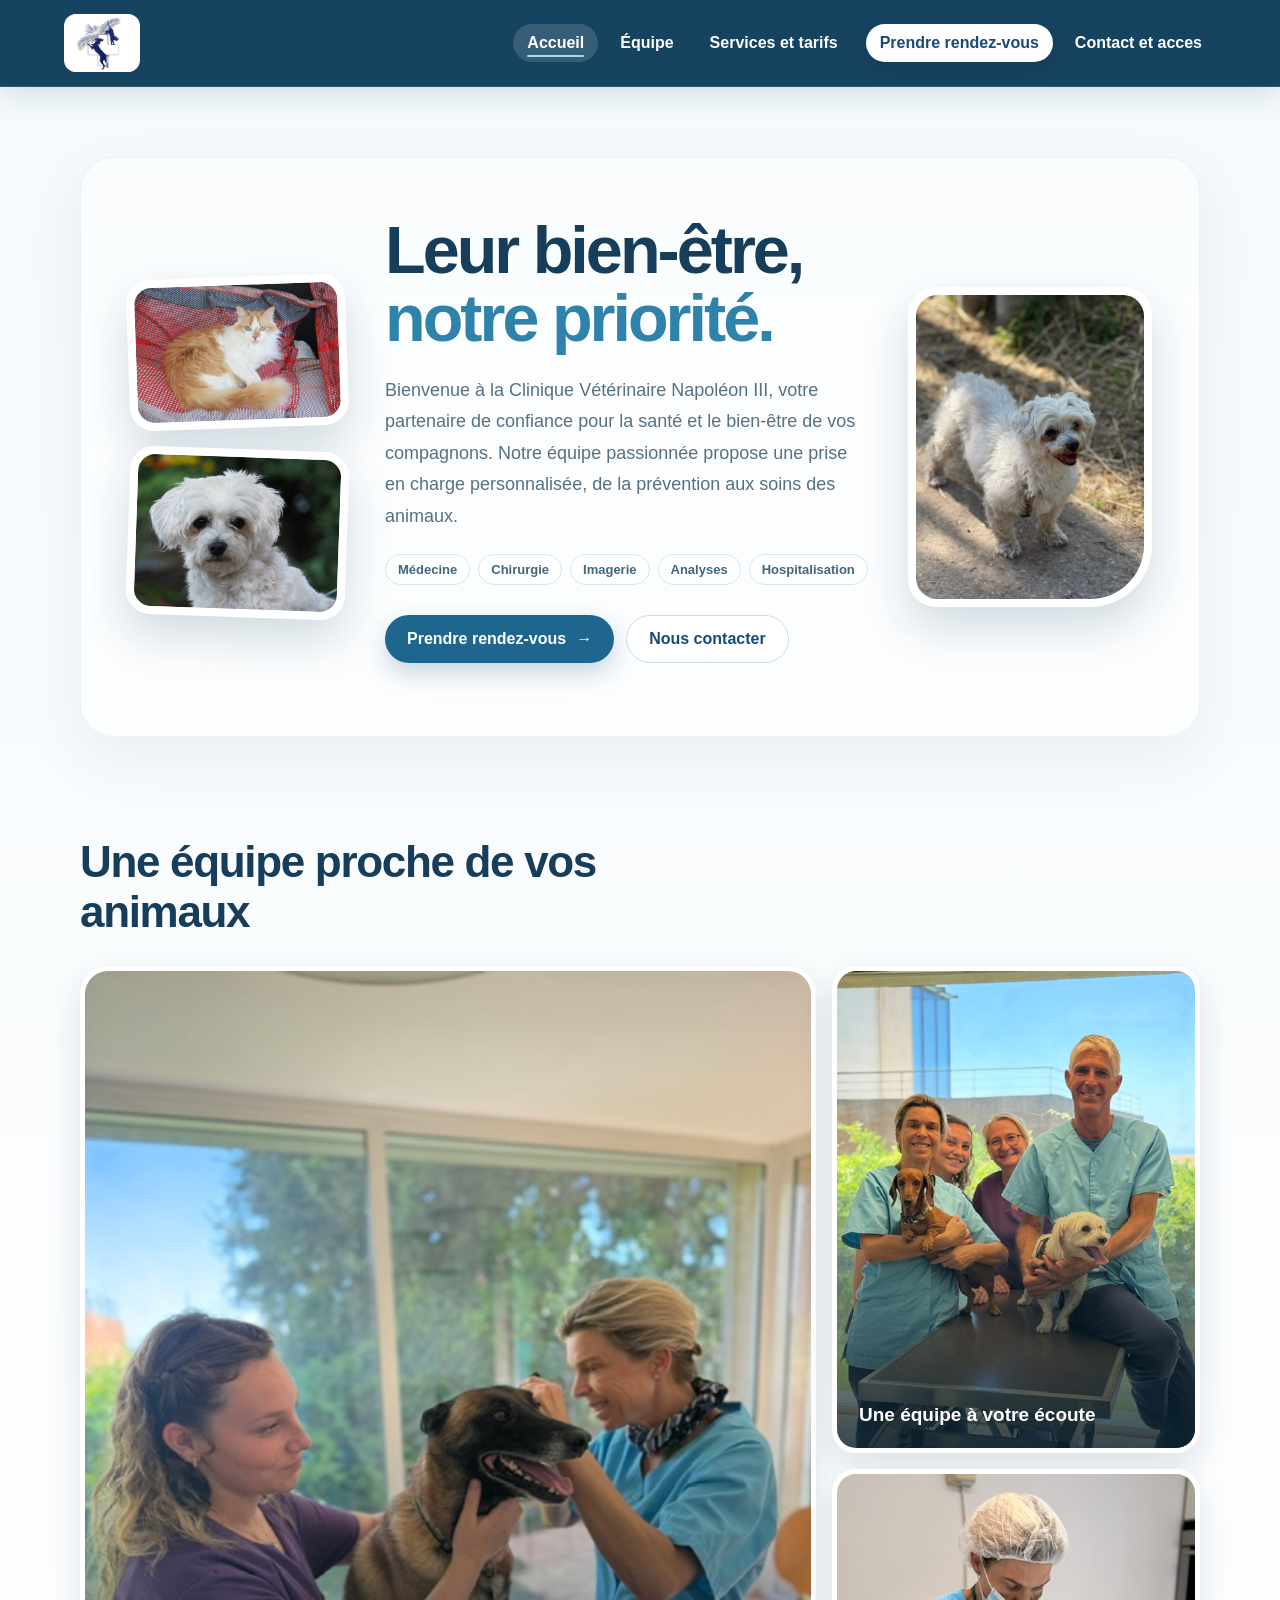
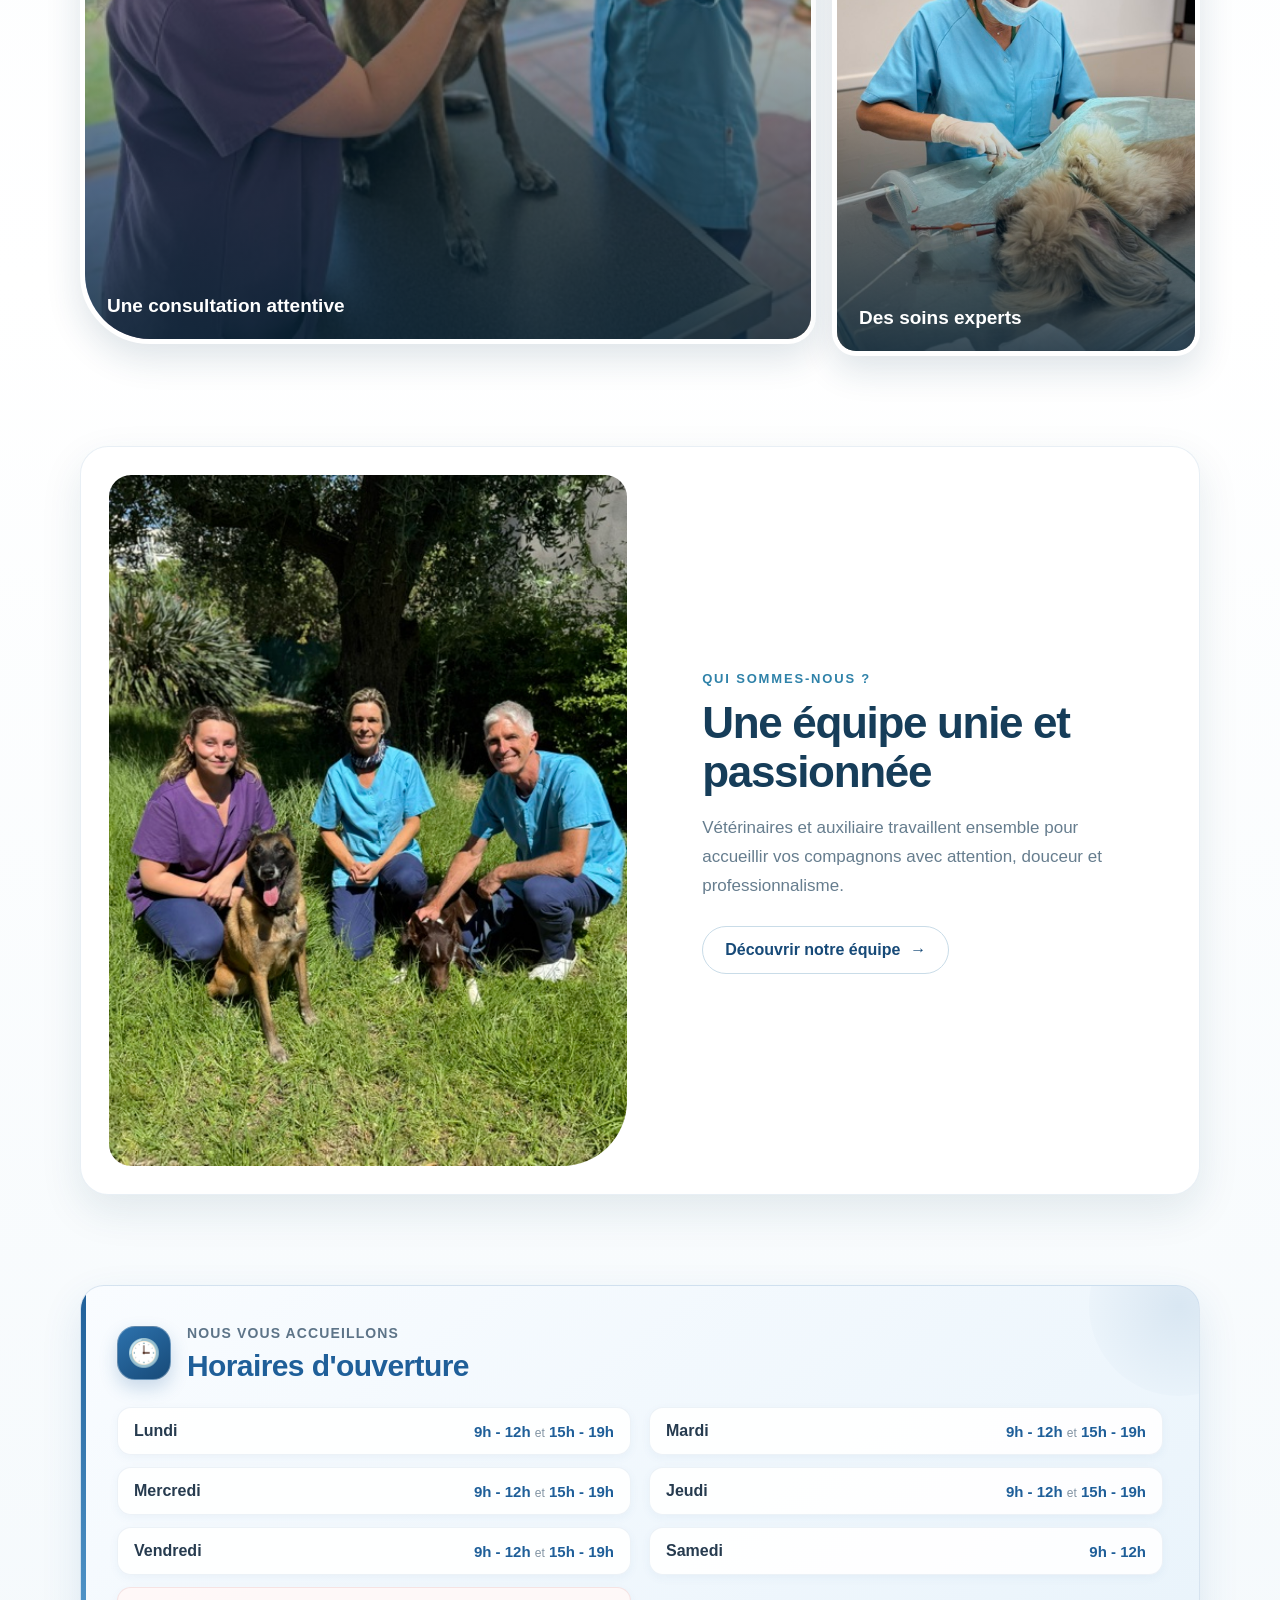
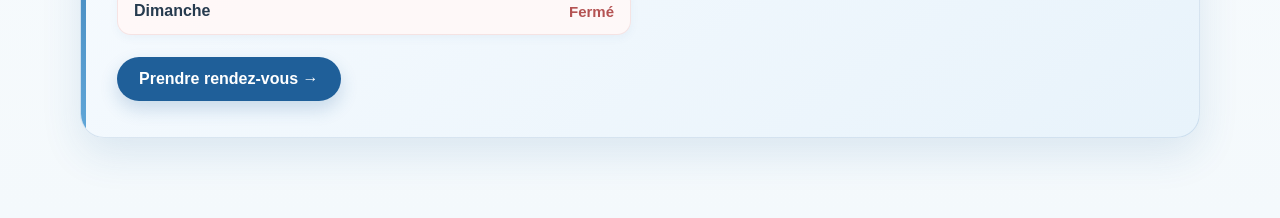
<file: index.html>
<!DOCTYPE html>
<html lang="fr">
<head>
    <meta charset="UTF-8">
    <meta name="viewport" content="width=device-width, initial-scale=1.0">
    <title>Clinique Vétérinaire Napoléon III</title>
    <link rel="stylesheet" href="style.css">
</head>
<body>
    <header>
        <div class="identite-header">
            <img class="logo-header" src="Capture d’écran 2026-07-15 190802.jpg" alt="Logo de la clinique vétérinaire">
        </div>

        <nav aria-label="Navigation principale">
            <a class="actif" href="index.html">Accueil</a>
            <a href="équipe.html">Équipe</a>
            <a href="Tarifs.html">Services et tarifs</a>
            <a class="bouton" href="réservation.html">Prendre rendez-vous</a>
            <a href="contact.html">Contact et acces</a>
        </nav>
    </header>

    <main>
        <section class="accueil">
            <div class="hero">
                <div class="hero-animal hero-belle">
                    <img src="belle-chat.jpg" width="4752" height="3168" decoding="async" alt="Belle, un chat roux et blanc">
                </div>

                <div class="hero-contenu">
                    
                    <h1>Leur bien-être,<br><span>notre priorité.</span></h1>
                    <p class="hero-texte">Bienvenue à la Clinique Vétérinaire Napoléon III, votre partenaire de confiance pour la santé et le bien-être de vos compagnons. Notre équipe passionnée propose une prise en charge personnalisée, de la prévention aux soins des animaux.</p>

                    <div class="services-rapides" aria-label="Services proposés">
                        <span>Médecine</span><span>Chirurgie</span><span>Imagerie</span><span>Analyses</span><span>Hospitalisation</span>
                    </div>

                    <div class="hero-actions">
                        <a class="cta-principal" href="réservation.html">Prendre rendez-vous <span aria-hidden="true">→</span></a>
                        <a class="cta-secondaire" href="contact.html">Nous contacter</a>
                    </div>

                    <div class="hero-atouts" aria-label="Nos engagements">
                       
                    </div>
                </div>

                <div class="hero-galia">
                    <img src="galia accueil.jpeg" width="480" height="640" decoding="async" alt="Galia avec sa propriétaire">
                    
                </div>

                <div class="hero-animal hero-galia-portrait">
                    <img src="galia-portrait.jpg" width="5184" height="3888" decoding="async" alt="Portrait de Galia, un petit chien blanc">
                </div>

            </div>

            <section class="galerie-accueil" aria-labelledby="titre-galerie">
                <div class="galerie-entete">
                    <div>
                        
                        <h2 id="titre-galerie">Une équipe proche de vos animaux</h2>
                    </div>
                </div>

                <div class="galerie-mosaique">
                    <figure class="galerie-cadre galerie-principal">
                        <img src="consultation_accueil.jpeg" alt="Consultation d'un chien par l'équipe de la clinique vétérinaire">
                        <figcaption><strong>Une consultation attentive</strong></figcaption>
                    </figure>

                    <figure class="galerie-cadre">
                        <img class="photo-equipe-3" src="Equipe 3.jpeg" alt="L'équipe vétérinaire réunie avec deux chiens dans la clinique">
                        <figcaption><strong>Une équipe à votre écoute</strong></figcaption>
                    </figure>

                    <figure class="galerie-cadre">
                        <img src="opération2_accueil.jpeg" alt="Une vétérinaire pendant une intervention chirurgicale">
                        <figcaption><strong>Des soins experts</strong></figcaption>
                    </figure>
                </div>

            </section>

            <section class="equipe-apercu" aria-labelledby="titre-equipe-apercu">
                <div class="equipe-apercu-photo">
                    <img src="équipe_accueil.jpeg" alt="L'équipe de la clinique vétérinaire réunie avec deux chiens">
                </div>
                <div class="equipe-apercu-contenu">
                    <p class="galerie-surtitre">Qui sommes-nous ?</p>
                    <h2 id="titre-equipe-apercu">Une équipe unie et passionnée</h2>
                    <p>Vétérinaires et auxiliaire travaillent ensemble pour accueillir vos compagnons avec attention, douceur et professionnalisme.</p>
                    <a class="cta-secondaire" href="équipe.html">Découvrir notre équipe <span aria-hidden="true">→</span></a>
                </div>
            </section>

            <section class="horaires" aria-labelledby="titre-horaires">
                <div class="horaires-entete">
                    <span class="horaires-icone" aria-hidden="true">🕒</span>
                    <div>
                        <p class="horaires-surtitre">Nous vous accueillons</p>
                        <h2 id="titre-horaires">Horaires d'ouverture</h2>
                    </div>
                </div>

                <div class="horaires-liste">
                    <div class="horaire-ligne"><span class="horaire-jour">Lundi</span><span class="horaire-heures">9h - 12h <em>et</em> 15h - 19h</span></div>
                    <div class="horaire-ligne"><span class="horaire-jour">Mardi</span><span class="horaire-heures">9h - 12h <em>et</em> 15h - 19h</span></div>
                    <div class="horaire-ligne"><span class="horaire-jour">Mercredi</span><span class="horaire-heures">9h - 12h <em>et</em> 15h - 19h</span></div>
                    <div class="horaire-ligne"><span class="horaire-jour">Jeudi</span><span class="horaire-heures">9h - 12h <em>et</em> 15h - 19h</span></div>
                    <div class="horaire-ligne"><span class="horaire-jour">Vendredi</span><span class="horaire-heures">9h - 12h <em>et</em> 15h - 19h</span></div>
                    <div class="horaire-ligne"><span class="horaire-jour">Samedi</span><span class="horaire-heures">9h - 12h</span></div>
                    <div class="horaire-ligne horaire-ferme"><span class="horaire-jour">Dimanche</span><span class="horaire-heures">Fermé</span></div>
                </div>

                
                <a class="horaires-rdv" href="réservation.html">Prendre rendez-vous <span aria-hidden="true">→</span></a>
            </section>

        </section>
    </main>
</body>
</html>
</file>
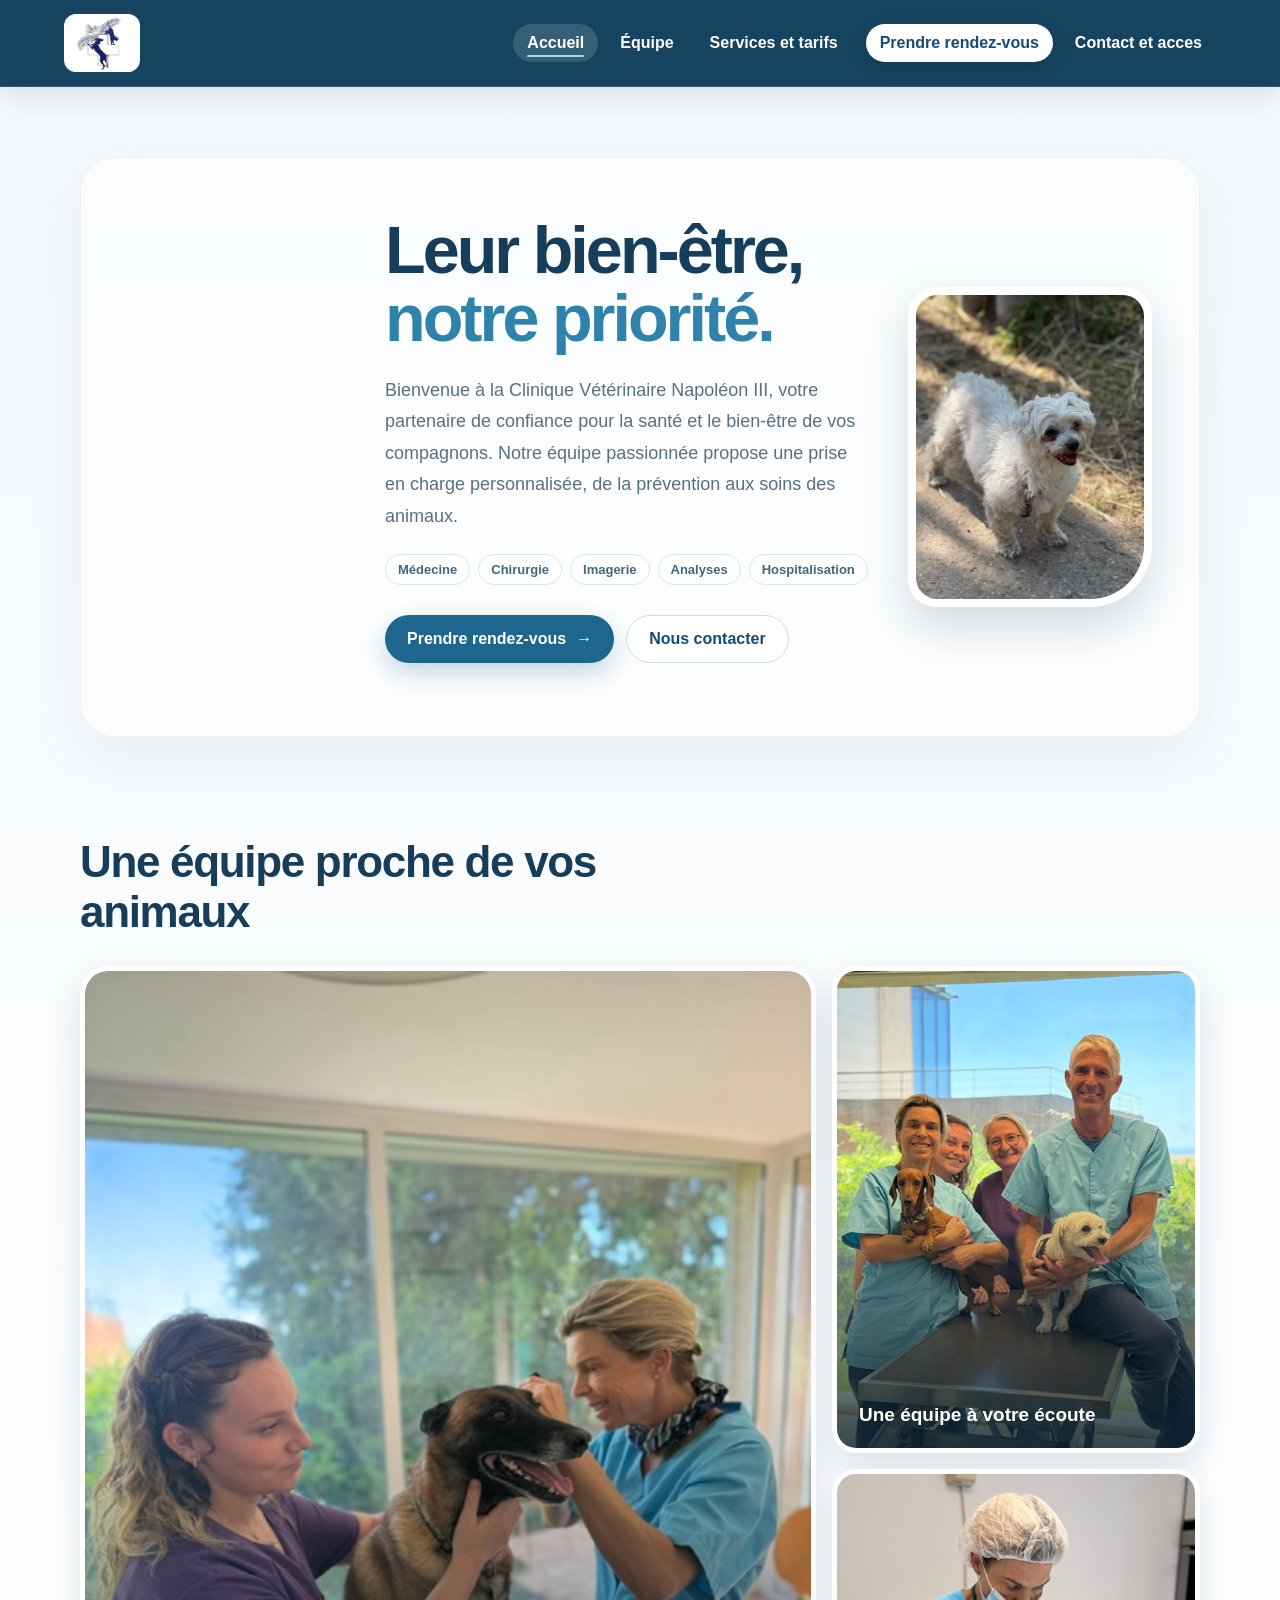
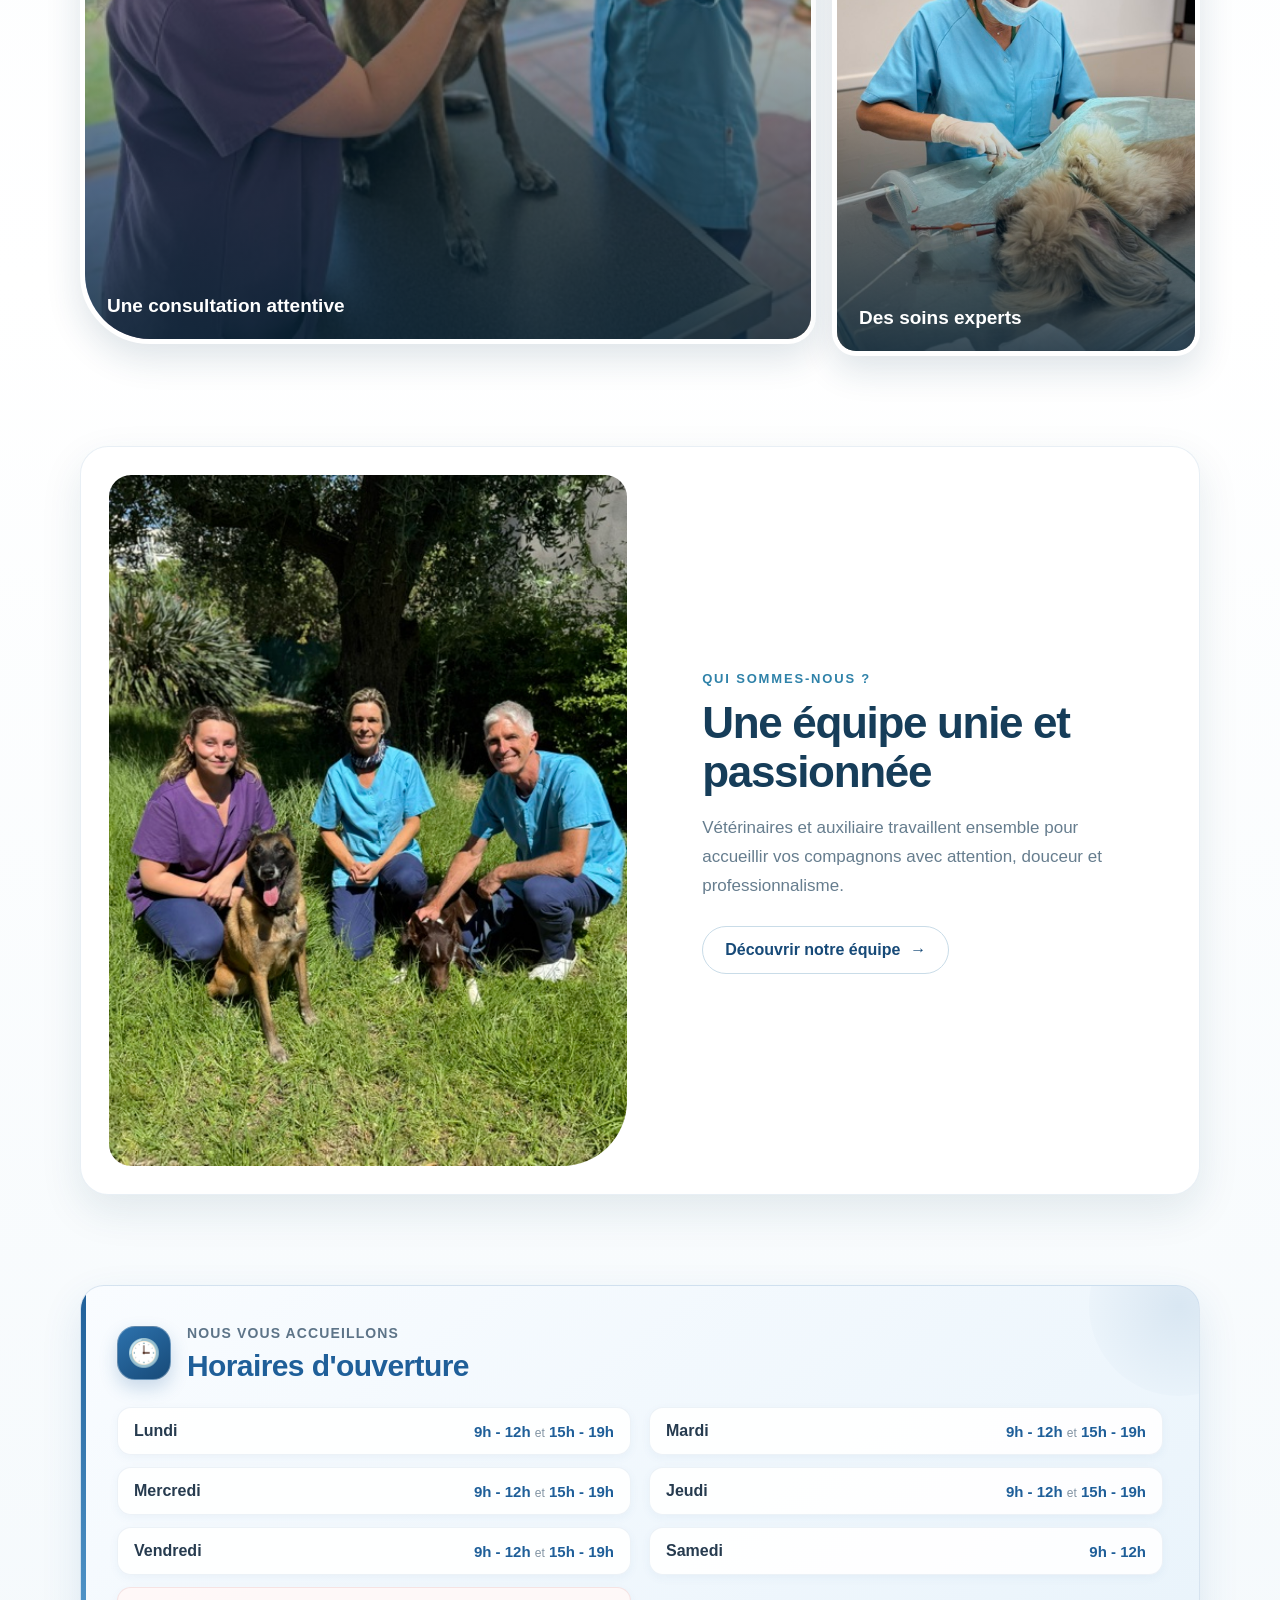
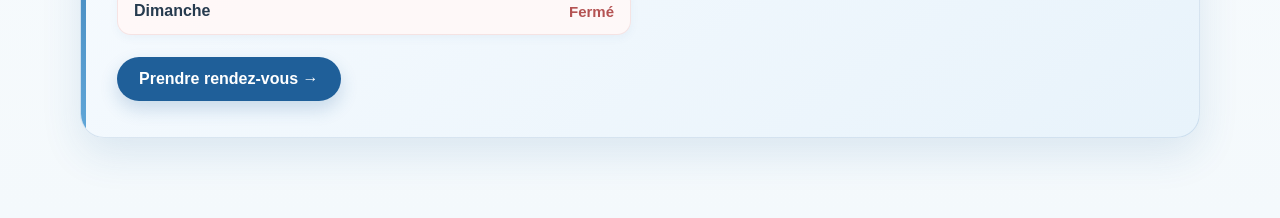
<file: accueil.html>
<!DOCTYPE html>
<html lang="fr">
<head>
    <meta charset="UTF-8">
    <meta name="viewport" content="width=device-width, initial-scale=1.0">
    <title>Clinique Vétérinaire Napoléon III</title>
    <link rel="stylesheet" href="style.css">
</head>
<body>
    <header>
        <div class="identite-header">
            <img class="logo-header" src="Capture d’écran 2026-07-15 190802.jpg" alt="Logo de la clinique vétérinaire">
        </div>

        <nav aria-label="Navigation principale">
            <a class="actif" href="accueil.html">Accueil</a>
            <a href="équipe.html">Équipe</a>
            <a href="Tarifs.html">Services et tarifs</a>
            <a class="bouton" href="réservation.html">Prendre rendez-vous</a>
            <a href="contact.html">Contact et acces</a>
        </nav>
    </header>

    <main>
        <section class="accueil">
            <div class="hero">
                <div class="hero-contenu">
                    
                    <h1>Leur bien-être,<br><span>notre priorité.</span></h1>
                    <p class="hero-texte">Bienvenue à la Clinique Vétérinaire Napoléon III, votre partenaire de confiance pour la santé et le bien-être de vos compagnons. Notre équipe passionnée propose une prise en charge personnalisée, de la prévention aux soins des animaux.</p>

                    <div class="services-rapides" aria-label="Services proposés">
                        <span>Médecine</span><span>Chirurgie</span><span>Imagerie</span><span>Analyses</span><span>Hospitalisation</span>
                    </div>

                    <div class="hero-actions">
                        <a class="cta-principal" href="réservation.html">Prendre rendez-vous <span aria-hidden="true">→</span></a>
                        <a class="cta-secondaire" href="contact.html">Nous contacter</a>
                    </div>

                    <div class="hero-atouts" aria-label="Nos engagements">
                       
                    </div>
                </div>

                <div class="hero-galia">
                    <img src="galia accueil.jpeg" alt="Galia avec sa propriétaire">
                    
                </div>

            </div>

            <section class="galerie-accueil" aria-labelledby="titre-galerie">
                <div class="galerie-entete">
                    <div>
                        
                        <h2 id="titre-galerie">Une équipe proche de vos animaux</h2>
                    </div>
                </div>

                <div class="galerie-mosaique">
                    <figure class="galerie-cadre galerie-principal">
                        <img src="consultation_accueil.jpeg" alt="Consultation d'un chien par l'équipe de la clinique vétérinaire">
                        <figcaption><strong>Une consultation attentive</strong></figcaption>
                    </figure>

                    <figure class="galerie-cadre">
                        <img class="photo-equipe-3" src="Equipe 3.jpeg" alt="L'équipe vétérinaire réunie avec deux chiens dans la clinique">
                        <figcaption><strong>Une équipe à votre écoute</strong></figcaption>
                    </figure>

                    <figure class="galerie-cadre">
                        <img src="opération2_accueil.jpeg" alt="Une vétérinaire pendant une intervention chirurgicale">
                        <figcaption><strong>Des soins experts</strong></figcaption>
                    </figure>
                </div>
            </section>

            <section class="equipe-apercu" aria-labelledby="titre-equipe-apercu">
                <div class="equipe-apercu-photo">
                    <img src="équipe_accueil.jpeg" alt="L'équipe de la clinique vétérinaire réunie avec deux chiens">
                </div>
                <div class="equipe-apercu-contenu">
                    <p class="galerie-surtitre">Qui sommes-nous ?</p>
                    <h2 id="titre-equipe-apercu">Une équipe unie et passionnée</h2>
                    <p>Vétérinaires et auxiliaire travaillent ensemble pour accueillir vos compagnons avec attention, douceur et professionnalisme.</p>
                    <a class="cta-secondaire" href="équipe.html">Découvrir notre équipe <span aria-hidden="true">→</span></a>
                </div>
            </section>

            <section class="horaires" aria-labelledby="titre-horaires">
                <div class="horaires-entete">
                    <span class="horaires-icone" aria-hidden="true">🕒</span>
                    <div>
                        <p class="horaires-surtitre">Nous vous accueillons</p>
                        <h2 id="titre-horaires">Horaires d'ouverture</h2>
                    </div>
                </div>

                <div class="horaires-liste">
                    <div class="horaire-ligne"><span class="horaire-jour">Lundi</span><span class="horaire-heures">9h - 12h <em>et</em> 15h - 19h</span></div>
                    <div class="horaire-ligne"><span class="horaire-jour">Mardi</span><span class="horaire-heures">9h - 12h <em>et</em> 15h - 19h</span></div>
                    <div class="horaire-ligne"><span class="horaire-jour">Mercredi</span><span class="horaire-heures">9h - 12h <em>et</em> 15h - 19h</span></div>
                    <div class="horaire-ligne"><span class="horaire-jour">Jeudi</span><span class="horaire-heures">9h - 12h <em>et</em> 15h - 19h</span></div>
                    <div class="horaire-ligne"><span class="horaire-jour">Vendredi</span><span class="horaire-heures">9h - 12h <em>et</em> 15h - 19h</span></div>
                    <div class="horaire-ligne"><span class="horaire-jour">Samedi</span><span class="horaire-heures">9h - 12h</span></div>
                    <div class="horaire-ligne horaire-ferme"><span class="horaire-jour">Dimanche</span><span class="horaire-heures">Fermé</span></div>
                </div>

                
                <a class="horaires-rdv" href="réservation.html">Prendre rendez-vous <span aria-hidden="true">→</span></a>
            </section>

        </section>
    </main>
</body>
</html>
</file>
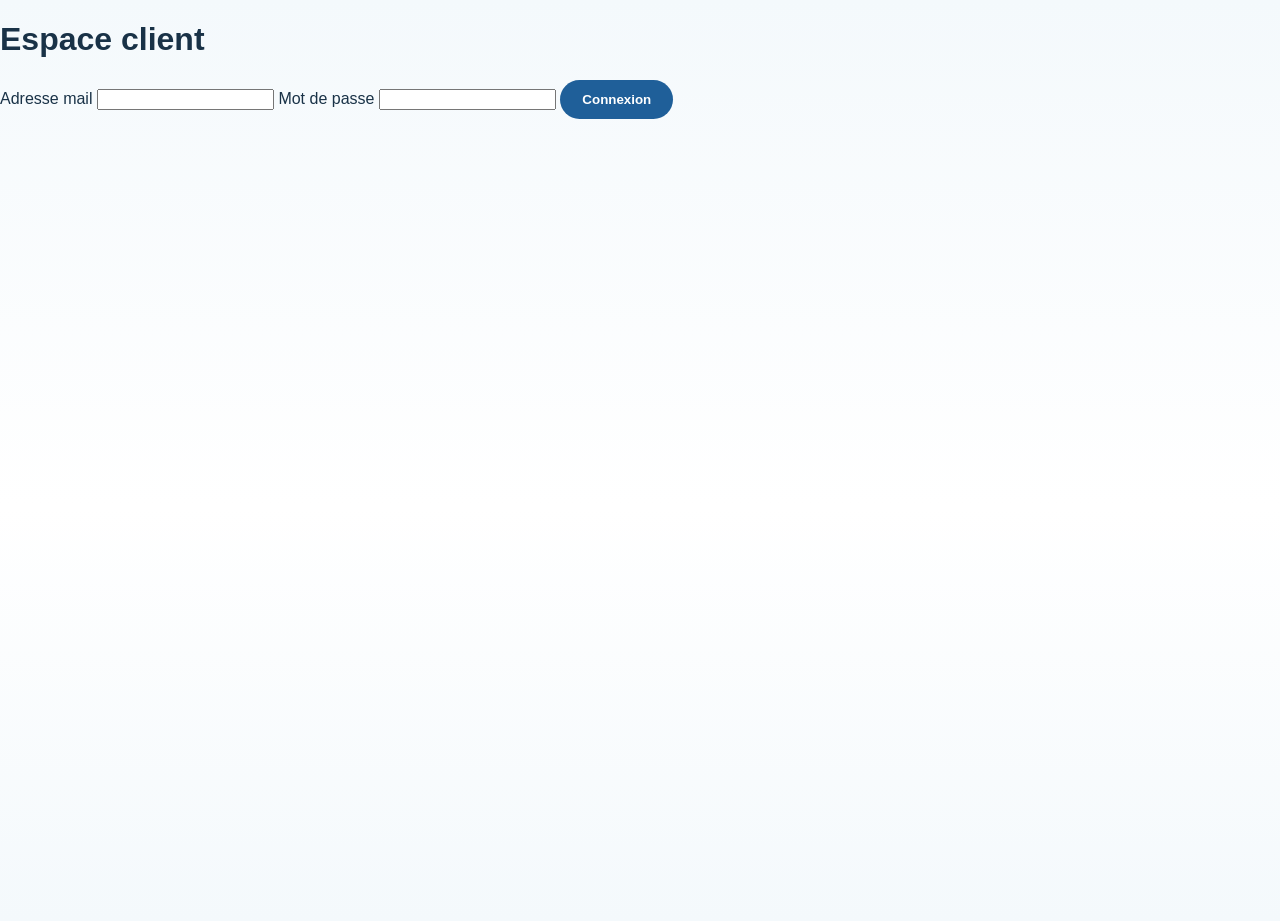
<file: connexion_compte.html>
<!DOCTYPE html>
<html lang="fr">
<head>
    <link rel="stylesheet" href="style.css">
    <meta charset="UTF-8">
    <title>Espace client</title>


</head>
<body>
    <h1>Espace client</h1>
    
<form>
    
<label for="email">Adresse mail</label>
<input id="email" type="email" required>

<label for="motdepasse">Mot de passe</label>
<input id="motdepasse" type="password" required>

<button type="submit">Connexion</button>


</form>
</body>
</html>
</file>
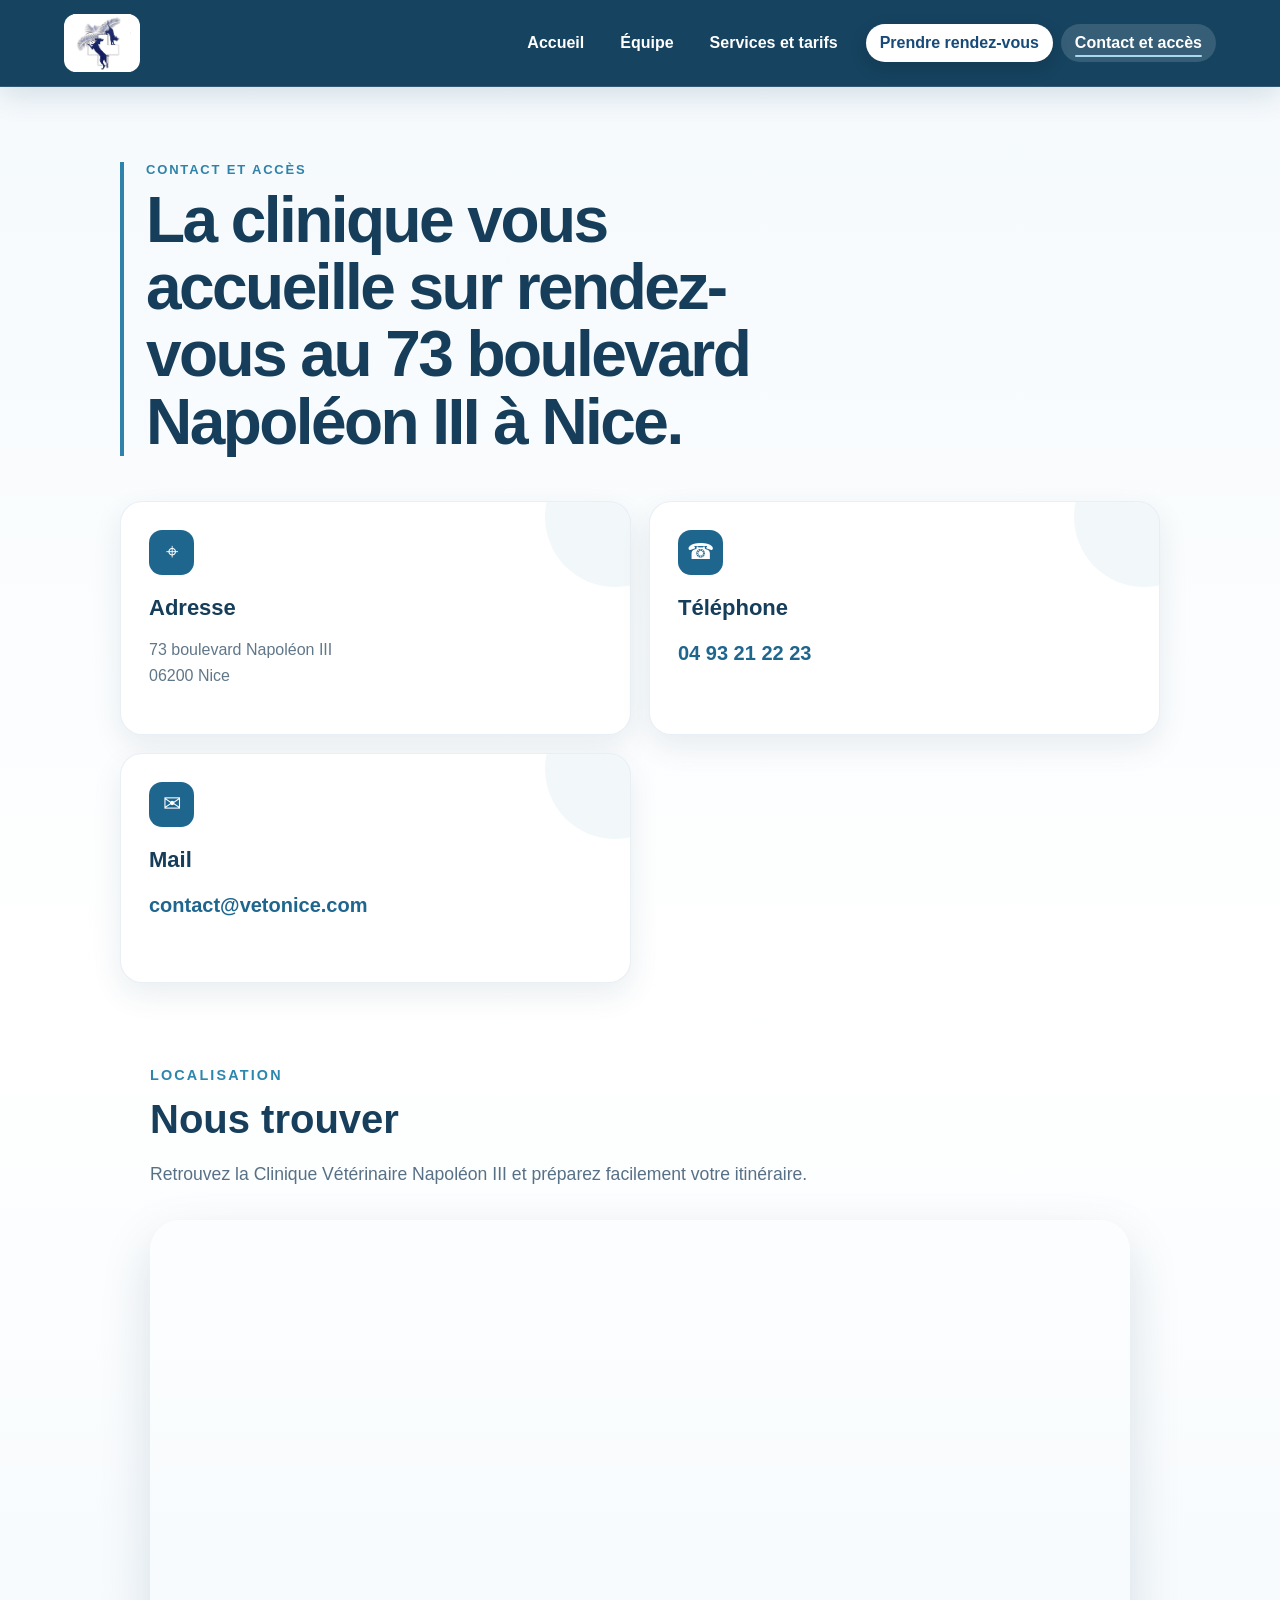
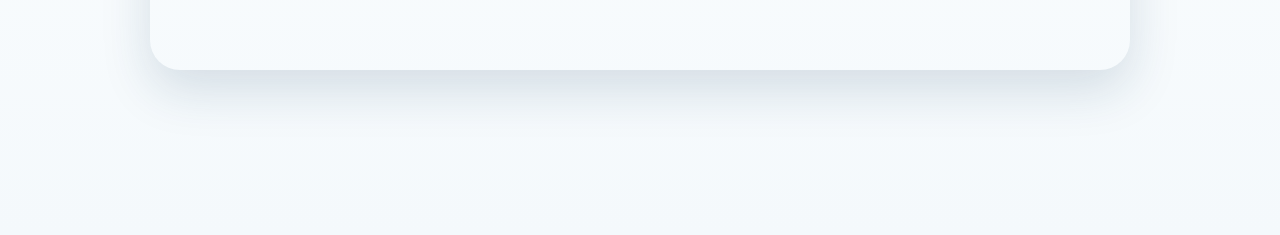
<file: contact.html>
<!DOCTYPE html>
<html lang="fr">
<head>
    <meta charset="UTF-8">
    <meta name="viewport" content="width=device-width, initial-scale=1.0">
    <title>Contact et accès | Clinique Vétérinaire Napoléon III</title>
    <link rel="stylesheet" href="style.css">
</head>
<body>
    <header>
        <div class="identite-header"><img class="logo-header" src="Capture d’écran 2026-07-15 190802.jpg" alt="Logo de la clinique vétérinaire"></div>
        <nav aria-label="Navigation principale">
            <a href="index.html">Accueil</a><a href="équipe.html">Équipe</a><a href="Tarifs.html">Services et tarifs</a>
            <a class="bouton" href="réservation.html">Prendre rendez-vous</a><a class="actif" href="contact.html">Contact et acc&egrave;s</a>
        </nav>
    </header>
    <main class="contact-page">
        <section class="contact-intro">
            <p class="galerie-surtitre">Contact et accès</p>
            <h1>La clinique vous accueille sur rendez-vous au 73 boulevard Napoléon III à Nice.</h1>
        </section>
        <section class="contact-grille contact-grille-deux" aria-label="Coordonnées de la clinique">
            <article class="contact-carte"><span class="contact-icone">⌖</span><h2>Adresse</h2><p>73 boulevard Napoléon III<br>06200 Nice</p></article>
            <article class="contact-carte"><span class="contact-icone">☎</span><h2>Téléphone</h2><p><a href="tel:+33493212223">04 93 21 22 23</a></p></article>
            <article class="contact-carte"><span class="contact-icone">✉</span><h2>Mail</h2><p><a href="mailto:contact@vetonice.com">contact@vetonice.com</a></Sp></article>
        </section>


        <section class="contact-map" aria-labelledby="map-title">

        <div class="map-heading">
        <p class="section-label">LOCALISATION</p>
        <h2 id="map-title">Nous trouver</h2>
        <p>
            Retrouvez la Clinique Vétérinaire Napoléon III
            et préparez facilement votre itinéraire.
        </p>
        </div>

        <div class="map-wrapper">

        <iframe 
        src="https://www.google.com/maps/embed?pb=!1m18!1m12!1m3!1d2885.246982946833!2d7.222406675674065!3d43.684628471100616!2m3!1f0!2f0!3f0!3m2!1i1024!2i768!4f13.1!3m3!1m2!1s0x12cdd05255043f25%3A0xda9ef6559b774996!2s73%20Bd%20Napol%C3%A9on%20III%2C%2006200%20Nice!5e0!3m2!1sfr!2sfr!4v1784881265811!5m2!1sfr!2sfr" 
        width="600" height="450" style="border:0;" allowfullscreen="" loading="lazy" referrerpolicy="strict-origin-when-cross-origin"
        title="Localisation de la Clinique Vétérinaire Napoléon III">
        </iframe>
        
        </div>

        </section>
    </main>
</body>
</html>
</file>
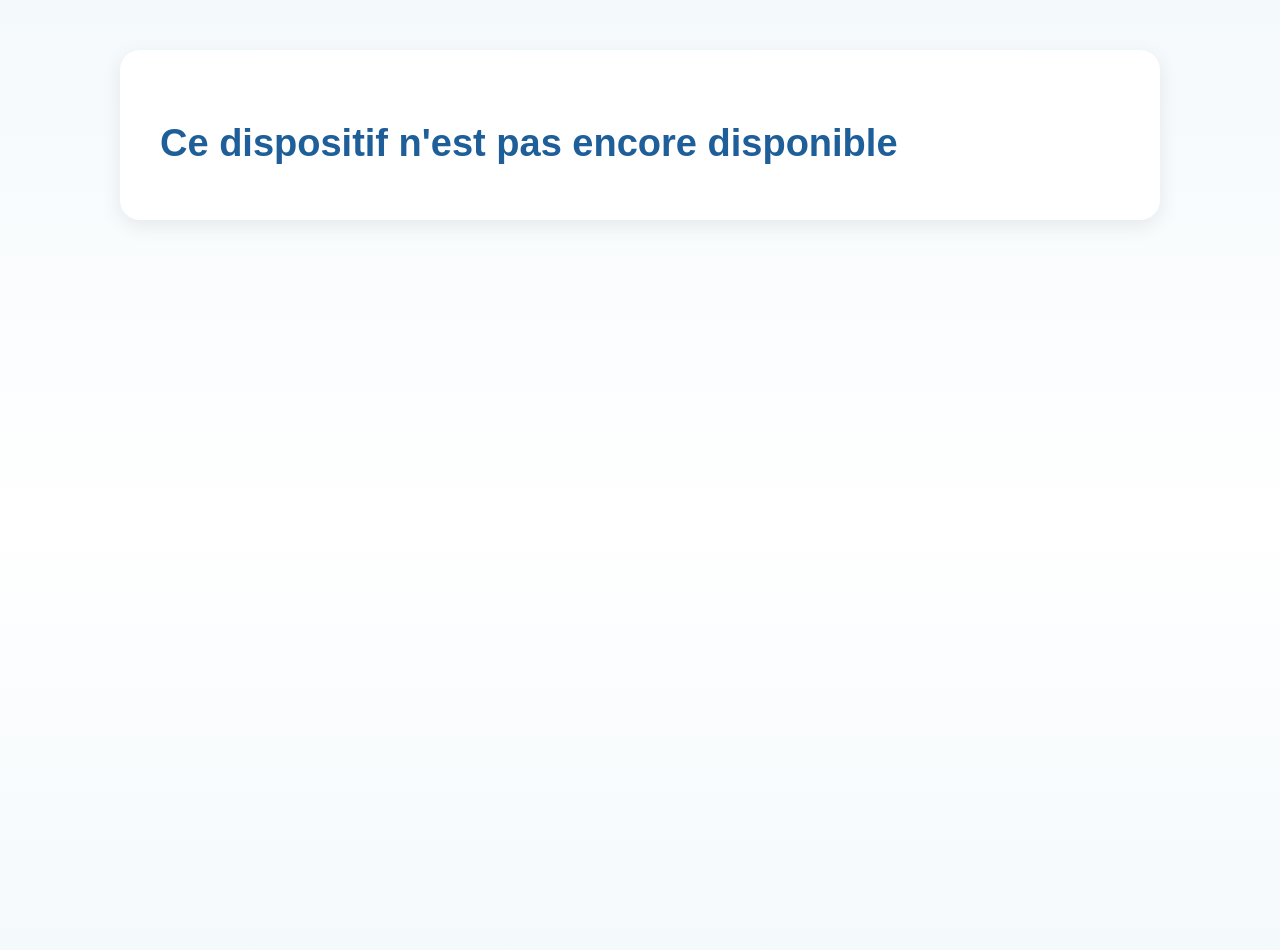
<file: réservation.html>
<!DOCTYPE html>
<html lang="fr">
<head>

    <title>Clinique Vétérinaire Napoléon III</title>
    <link rel="stylesheet" href="style.css">
</head>

<main class="page">
  <section class="bloc-page">
    <h1 class="titre-page">Ce dispositif n'est pas encore disponible</h1>
    
  </section>
</main>
</file>
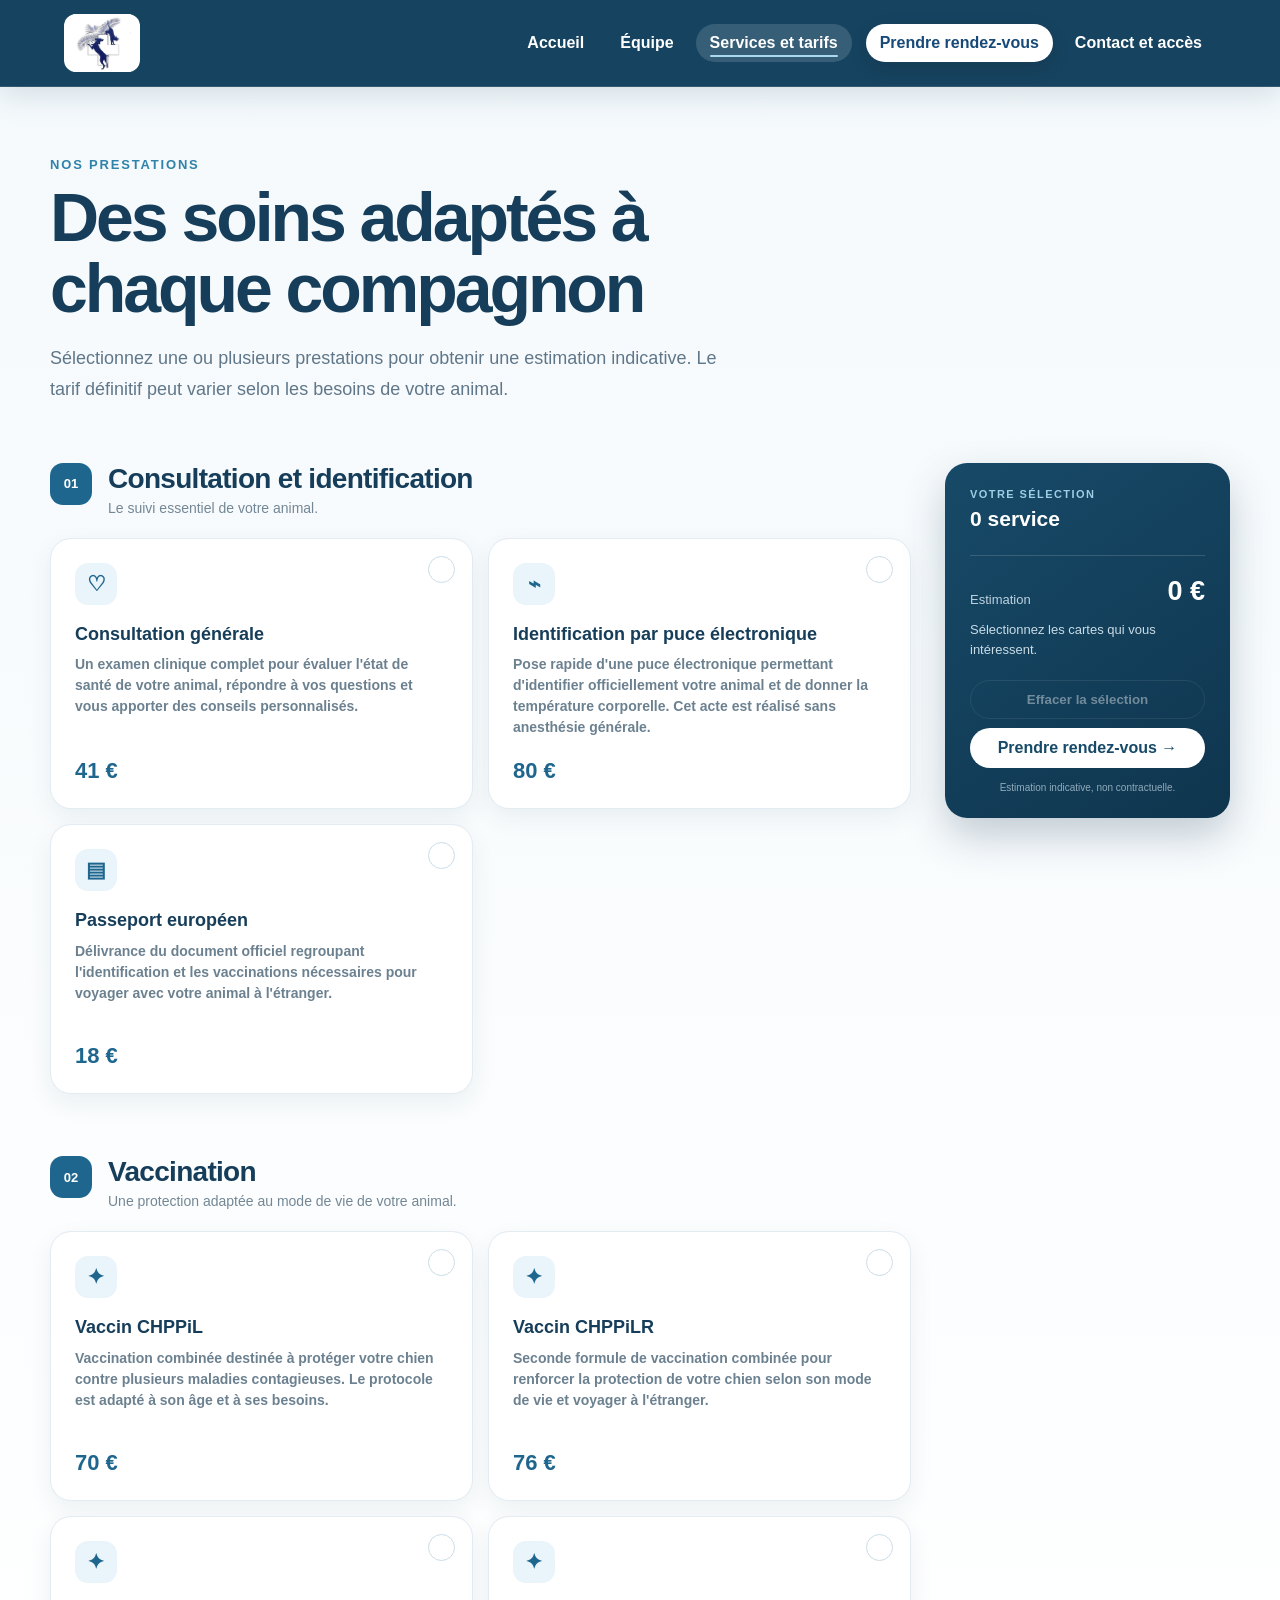
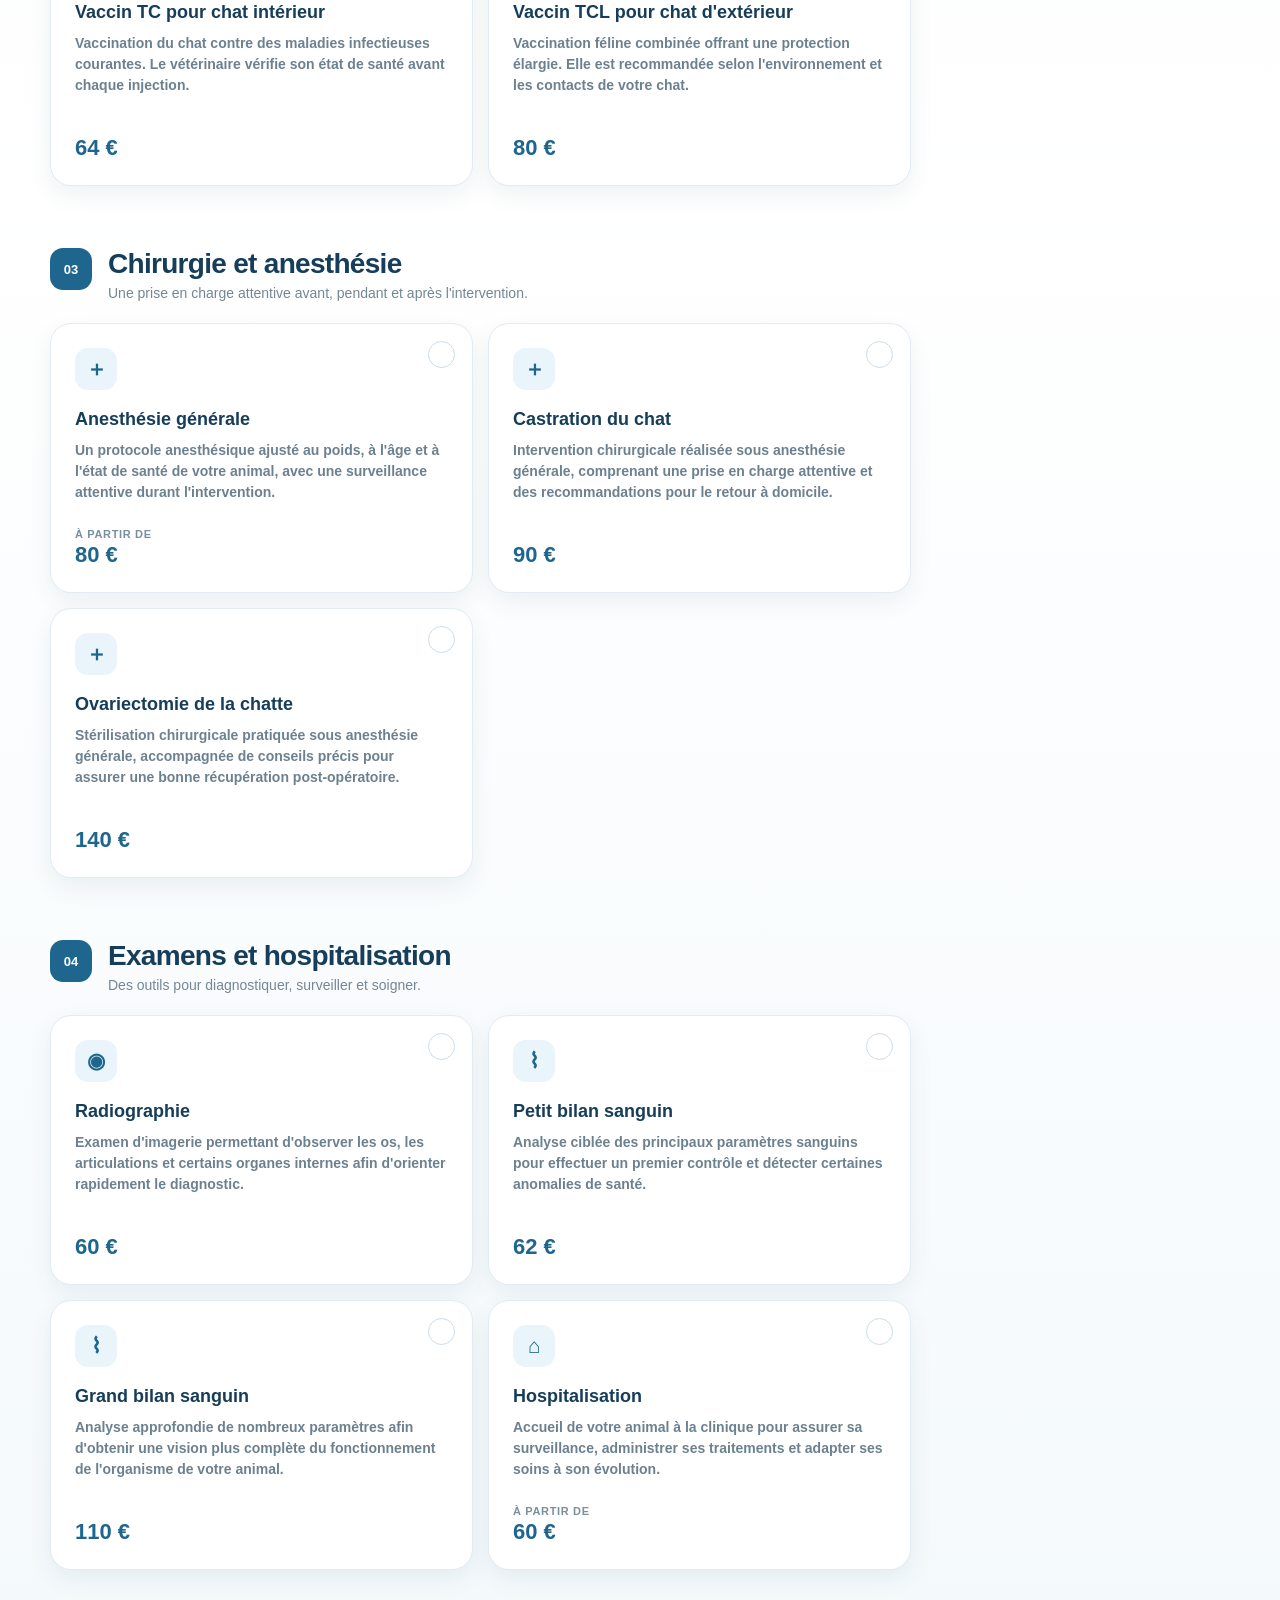
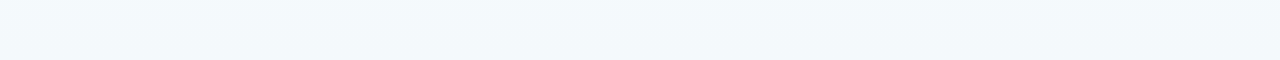
<file: Tarifs.html>
<!DOCTYPE html>
<html lang="fr">
<head>
    <meta charset="UTF-8">
    <meta name="viewport" content="width=device-width, initial-scale=1.0">
    <title>Services et tarifs | Clinique Vétérinaire Napoléon III</title>
    <link rel="stylesheet" href="style.css">
</head>
<body>
    <header>
        <div class="identite-header">
            <img class="logo-header" src="Capture d’écran 2026-07-15 190802.jpg" alt="Logo de la clinique vétérinaire">
        </div>
        <nav aria-label="Navigation principale">
            <a href="index.html">Accueil</a>
            <a href="équipe.html">Équipe</a>
            <a class="actif" href="Tarifs.html">Services et tarifs</a>
            <a class="bouton" href="réservation.html">Prendre rendez-vous</a>
            <a href="contact.html">Contact et acc&egrave;s</a>
        </nav>
    </header>

    <main class="services-page">
        <section class="services-intro">
            <p class="galerie-surtitre">Nos prestations</p>
            <h1>Des soins adaptés à chaque compagnon</h1>
            <p>Sélectionnez une ou plusieurs prestations pour obtenir une estimation indicative. Le tarif définitif peut varier selon les besoins de votre animal.</p>
        </section>

        <div class="services-layout">
            <div class="services-catalogue">
                <section class="service-categorie" aria-labelledby="cat-consultation">
                    <div class="categorie-titre"><span>01</span><div><h2 id="cat-consultation">Consultation et identification</h2><p>Le suivi essentiel de votre animal.</p></div></div>
                    <div class="services-grille">
                        <button class="service-carte" type="button" data-prix="40" aria-pressed="false">
                            <span class="service-selection" aria-hidden="true">✓</span><span class="service-icone" aria-hidden="true">♡</span>
                            <span class="service-nom">Consultation générale</span><span class="service-description">Un examen clinique complet pour évaluer l'état de santé de votre animal, répondre à vos questions et vous apporter des conseils personnalisés.</span><strong class="service-prix">41 €</strong>
                        </button>
                        <button class="service-carte" type="button" data-prix="78" aria-pressed="false">
                            <span class="service-selection" aria-hidden="true">✓</span><span class="service-icone" aria-hidden="true">⌁</span>
                            <span class="service-nom">Identification par puce électronique</span><span class="service-description">Pose rapide d'une puce électronique permettant d'identifier officiellement votre animal et de donner la température corporelle. Cet acte est réalisé sans anesthésie générale.</span><strong class="service-prix">80 €</strong>
                        </button>
                        <button class="service-carte" type="button" data-prix="18" aria-pressed="false">
                            <span class="service-selection" aria-hidden="true">✓</span><span class="service-icone" aria-hidden="true">▤</span>
                            <span class="service-nom">Passeport européen</span><span class="service-description">Délivrance du document officiel regroupant l'identification et les vaccinations nécessaires pour voyager avec votre animal à l'étranger.</span><strong class="service-prix">18 €</strong>
                        </button>
                    </div>
                </section>

                <section class="service-categorie" aria-labelledby="cat-vaccins">
                    <div class="categorie-titre"><span>02</span><div><h2 id="cat-vaccins">Vaccination</h2><p>Une protection adaptée au mode de vie de votre animal.</p></div></div>
                    <div class="services-grille">
                        <button class="service-carte" type="button" data-prix="68" aria-pressed="false">
                            <span class="service-selection" aria-hidden="true">✓</span><span class="service-icone" aria-hidden="true">✦</span>
                            <span class="service-nom">Vaccin CHPPiL </span><span class="service-description">Vaccination combinée destinée à protéger votre chien contre plusieurs maladies contagieuses. Le protocole est adapté à son âge et à ses besoins.</span><strong class="service-prix">70 €</strong>
                        </button>
                        <button class="service-carte" type="button" data-prix="74" aria-pressed="false">
                            <span class="service-selection" aria-hidden="true">✓</span><span class="service-icone" aria-hidden="true">✦</span>
                            <span class="service-nom">Vaccin CHPPiLR </span><span class="service-description">Seconde formule de vaccination combinée pour renforcer la protection de votre chien selon son mode de vie et voyager à l'étranger.</span><strong class="service-prix">76 €</strong>
                        </button>
                        <button class="service-carte" type="button" data-prix="62" aria-pressed="false">
                            <span class="service-selection" aria-hidden="true">✓</span><span class="service-icone" aria-hidden="true">✦</span>
                            <span class="service-nom">Vaccin TC pour chat intérieur</span><span class="service-description">Vaccination du chat contre des maladies infectieuses courantes. Le vétérinaire vérifie son état de santé avant chaque injection.</span><strong class="service-prix">64 €</strong>
                        </button>
                        <button class="service-carte" type="button" data-prix="78" aria-pressed="false">
                            <span class="service-selection" aria-hidden="true">✓</span><span class="service-icone" aria-hidden="true">✦</span>
                            <span class="service-nom">Vaccin TCL pour chat d'extérieur</span><span class="service-description">Vaccination féline combinée offrant une protection élargie. Elle est recommandée selon l'environnement et les contacts de votre chat.</span><strong class="service-prix">80 €</strong>
                        </button>
                    </div>
                </section>

                <section class="service-categorie" aria-labelledby="cat-chirurgie">
                    <div class="categorie-titre"><span>03</span><div><h2 id="cat-chirurgie">Chirurgie et anesthésie</h2><p>Une prise en charge attentive avant, pendant et après l'intervention.</p></div></div>
                    <div class="services-grille">
                        <button class="service-carte" type="button" data-prix="60" data-minimum="true" aria-pressed="false">
                            <span class="service-selection" aria-hidden="true">✓</span><span class="service-icone" aria-hidden="true">＋</span>
                            <span class="service-nom">Anesthésie générale</span><span class="service-description">Un protocole anesthésique ajusté au poids, à l'âge et à l'état de santé de votre animal, avec une surveillance attentive durant l'intervention.</span><strong class="service-prix"><small>À partir de</small> 80 €</strong>
                        </button>
                        <button class="service-carte" type="button" data-prix="85" aria-pressed="false">
                            <span class="service-selection" aria-hidden="true">✓</span><span class="service-icone" aria-hidden="true">＋</span>
                            <span class="service-nom">Castration du chat</span><span class="service-description">Intervention chirurgicale réalisée sous anesthésie générale, comprenant une prise en charge attentive et des recommandations pour le retour à domicile.</span><strong class="service-prix">90 €</strong>
                        </button>
                        <button class="service-carte" type="button" data-prix="135" aria-pressed="false">
                            <span class="service-selection" aria-hidden="true">✓</span><span class="service-icone" aria-hidden="true">＋</span>
                            <span class="service-nom">Ovariectomie de la chatte</span><span class="service-description">Stérilisation chirurgicale pratiquée sous anesthésie générale, accompagnée de conseils précis pour assurer une bonne récupération post-opératoire.</span><strong class="service-prix">140 €</strong>
                        </button>
                    </div>
                </section>

                <section class="service-categorie" aria-labelledby="cat-examens">
                    <div class="categorie-titre"><span>04</span><div><h2 id="cat-examens">Examens et hospitalisation</h2><p>Des outils pour diagnostiquer, surveiller et soigner.</p></div></div>
                    <div class="services-grille">
                        <button class="service-carte" type="button" data-prix="55" aria-pressed="false">
                            <span class="service-selection" aria-hidden="true">✓</span><span class="service-icone" aria-hidden="true">◉</span>
                            <span class="service-nom">Radiographie</span><span class="service-description">Examen d'imagerie permettant d'observer les os, les articulations et certains organes internes afin d'orienter rapidement le diagnostic.</span><strong class="service-prix">60 €</strong>
                        </button>
                        <button class="service-carte" type="button" data-prix="58" aria-pressed="false">
                            <span class="service-selection" aria-hidden="true">✓</span><span class="service-icone" aria-hidden="true">⌇</span>
                            <span class="service-nom">Petit bilan sanguin</span><span class="service-description">Analyse ciblée des principaux paramètres sanguins pour effectuer un premier contrôle et détecter certaines anomalies de santé.</span><strong class="service-prix">62 €</strong>
                        </button>
                        <button class="service-carte" type="button" data-prix="100" aria-pressed="false">
                            <span class="service-selection" aria-hidden="true">✓</span><span class="service-icone" aria-hidden="true">⌇</span>
                            <span class="service-nom">Grand bilan sanguin</span><span class="service-description">Analyse approfondie de nombreux paramètres afin d'obtenir une vision plus complète du fonctionnement de l'organisme de votre animal.</span><strong class="service-prix">110 €</strong>
                        </button>
                        <button class="service-carte" type="button" data-prix="55" data-minimum="true" aria-pressed="false">
                            <span class="service-selection" aria-hidden="true">✓</span><span class="service-icone" aria-hidden="true">⌂</span>
                            <span class="service-nom">Hospitalisation</span><span class="service-description">Accueil de votre animal à la clinique pour assurer sa surveillance, administrer ses traitements et adapter ses soins à son évolution.</span><strong class="service-prix"><small>À partir de</small> 60 €</strong>
                        </button>
                    </div>
                </section>
            </div>

            <aside class="selection-tarifs" aria-live="polite">
                <span class="selection-surtitre">Votre sélection</span>
                <strong class="selection-compteur"><span id="nombre-services">0</span> service</strong>
                <div class="selection-total"><span>Estimation</span><strong id="total-services">0 €</strong></div>
                <p id="selection-note">Sélectionnez les cartes qui vous intéressent.</p>
                <button id="effacer-selection" type="button" disabled>Effacer la sélection</button>
                <a href="réservation.html">Prendre rendez-vous <span aria-hidden="true">→</span></a>
                <small>Estimation indicative, non contractuelle.</small>
            </aside>
        </div>
    </main>

    <script>
        const cartes = [...document.querySelectorAll('.service-carte')];
        const compteur = document.getElementById('nombre-services');
        const total = document.getElementById('total-services');
        const note = document.getElementById('selection-note');
        const effacer = document.getElementById('effacer-selection');

        function actualiserSelection() {
            const selection = cartes.filter(carte => carte.getAttribute('aria-pressed') === 'true');
            const montant = selection.reduce((somme, carte) => somme + Number(carte.dataset.prix), 0);
            const comporteMinimum = selection.some(carte => carte.dataset.minimum === 'true');
            compteur.textContent = selection.length;
            compteur.parentElement.lastChild.textContent = selection.length > 1 ? ' services' : ' service';
            total.textContent = (comporteMinimum && selection.length ? 'Dès ' : '') + montant + ' €';
            note.textContent = selection.length ? 'Votre estimation est prête.' : 'Sélectionnez les cartes qui vous intéressent.';
            effacer.disabled = selection.length === 0;
        }

        cartes.forEach(carte => carte.addEventListener('click', () => {
            carte.setAttribute('aria-pressed', carte.getAttribute('aria-pressed') !== 'true');
            actualiserSelection();
        }));

        effacer.addEventListener('click', () => {
            cartes.forEach(carte => carte.setAttribute('aria-pressed', 'false'));
            actualiserSelection();
        });
    </script>
</body>
</html>
</file>
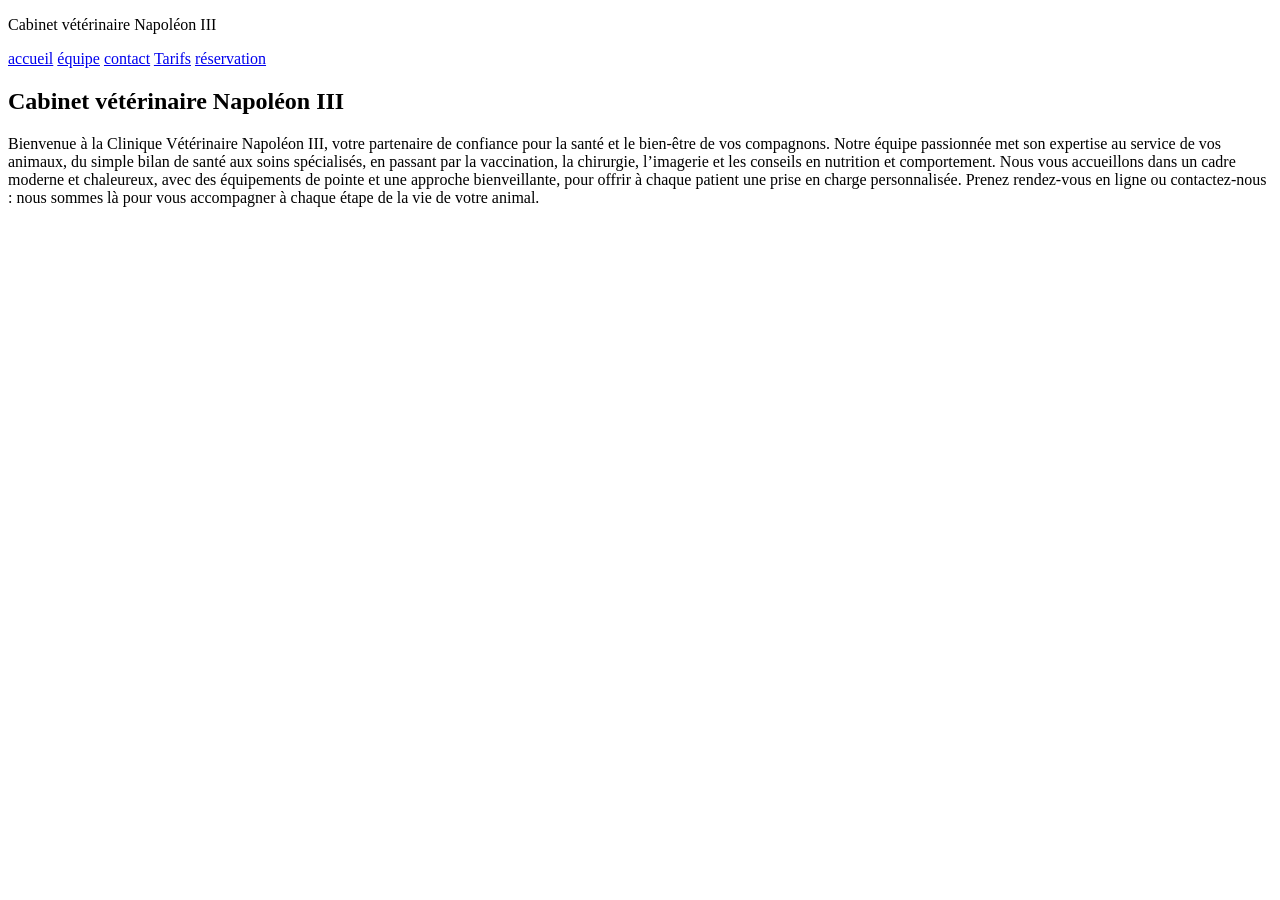
<file: test.html>
<!DOCTYPE html>
<html lang="fr">
<head>

    <title>Clinique Vétérinaire Napoléon III</title>
</head>    
<body>


<header>
<p>Cabinet vétérinaire Napoléon III</p>
<nav>
    <a href="#">accueil</a>
    <a href="#">équipe</a>
    <a href="#">contact</a>
    <a href="#">Tarifs</a>
    <a href="#">réservation</a>     

</nav>
</header>
<main>
    <section>
        <h1>Cabinet vétérinaire Napoléon III</h1>

        <p> Bienvenue à la Clinique Vétérinaire Napoléon III, 
            votre partenaire de confiance pour la santé et le bien-être de vos compagnons. Notre équipe passionnée met son expertise au service de vos animaux, 
            du simple bilan de santé aux soins spécialisés, en passant par la vaccination, la chirurgie, l’imagerie et les conseils en nutrition et comportement. 
            Nous vous accueillons dans un cadre moderne et chaleureux, avec des équipements de pointe et une approche bienveillante, pour offrir à chaque patient une prise en charge personnalisée. 
            Prenez rendez-vous en ligne ou contactez-nous : nous sommes là pour vous accompagner à chaque étape de la vie de votre animal.</p>


    </section>
</main>   
        
</body>
</file>
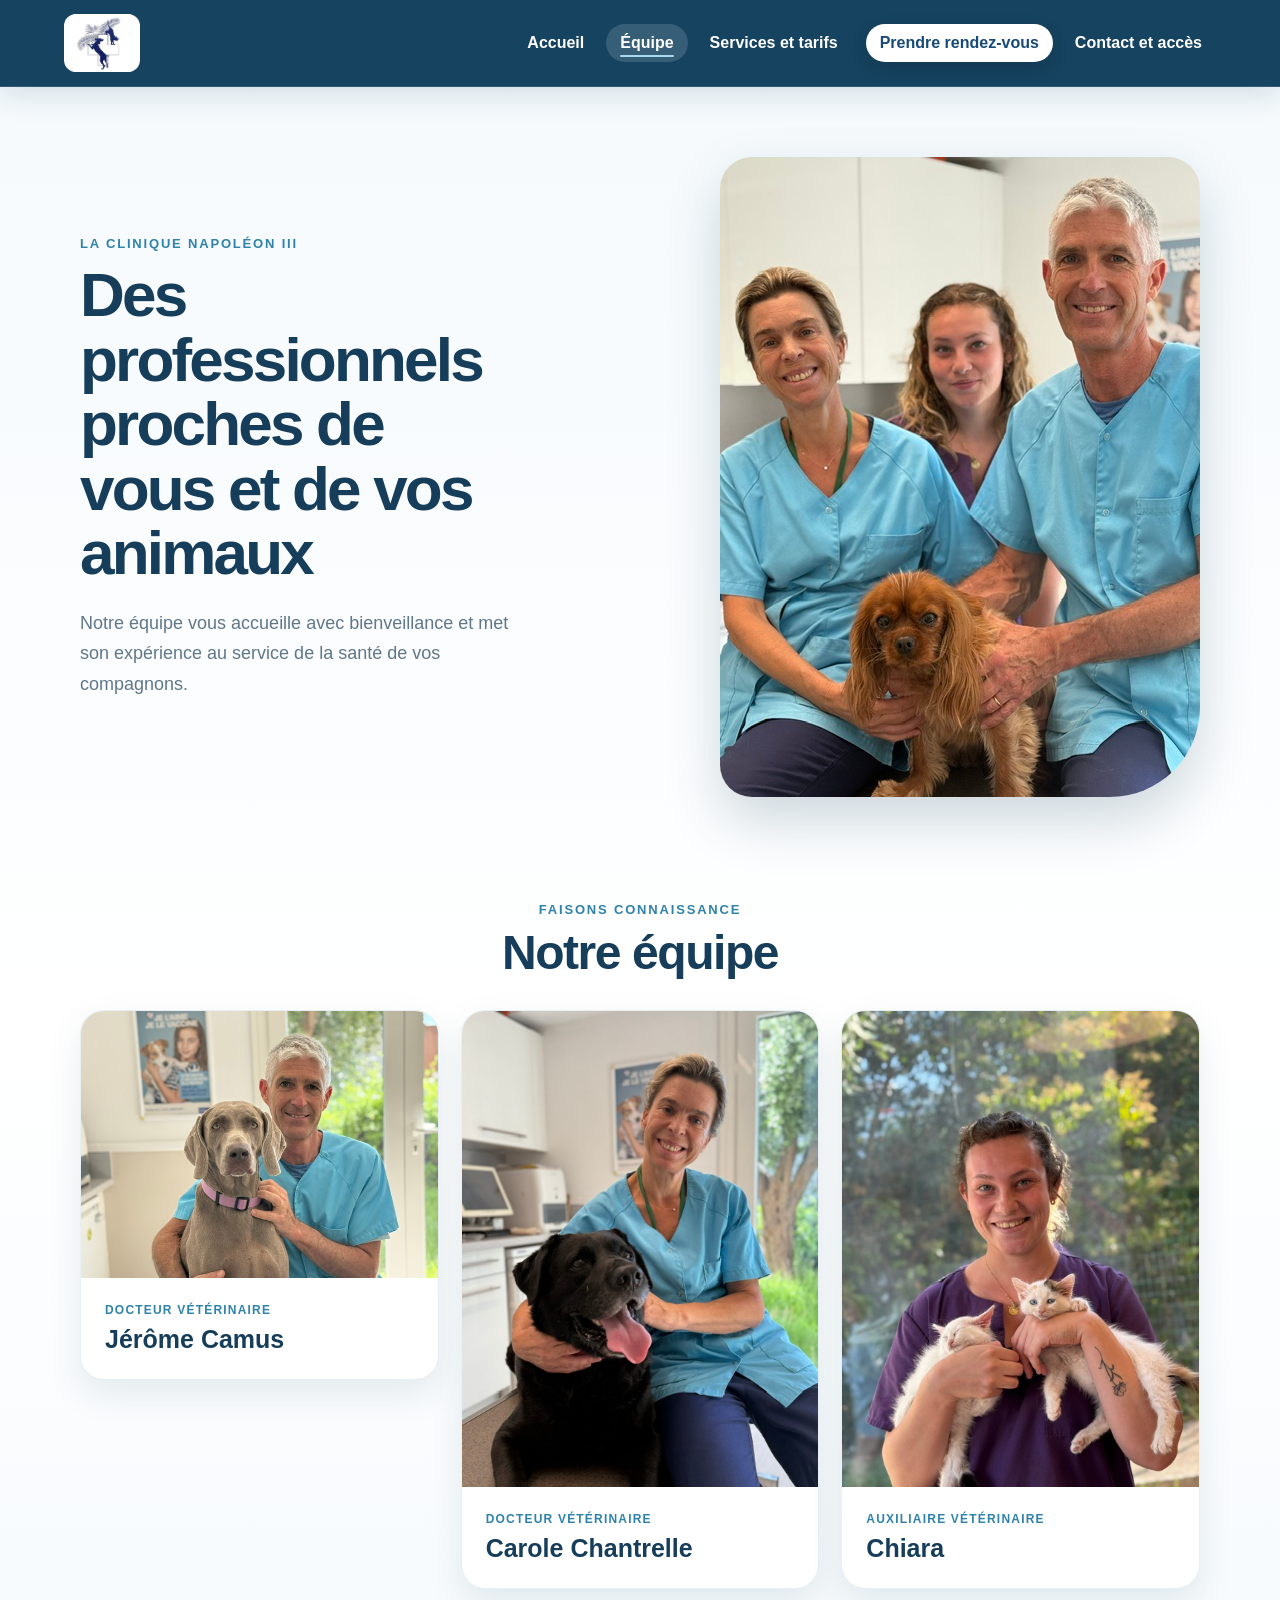
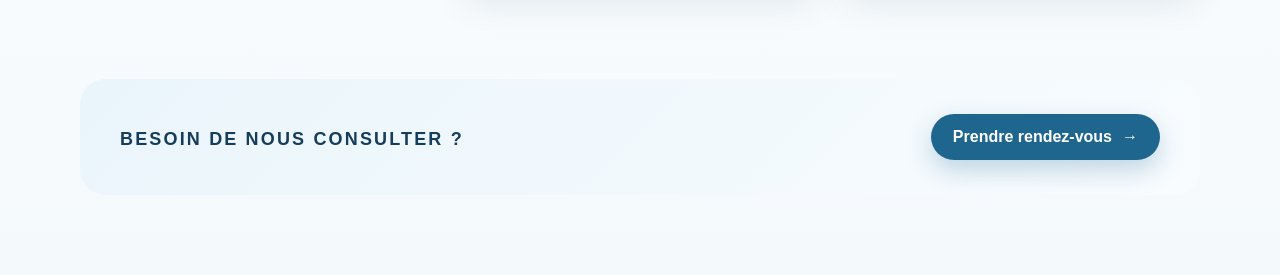
<file: équipe.html>
<!DOCTYPE html>
<html lang="fr">
<head>
    <meta charset="UTF-8">
    <meta name="viewport" content="width=device-width, initial-scale=1.0">
    <title>Notre équipe | Clinique Vétérinaire Napoléon III</title>
    <link rel="stylesheet" href="style.css">
</head>
<body>
    <header>
        <div class="identite-header">
            <img class="logo-header" src="Capture d’écran 2026-07-15 190802.jpg" alt="Logo de la clinique vétérinaire">
        </div>

        <nav aria-label="Navigation principale">
            <a href="index.html">Accueil</a>
            <a class="actif" href="équipe.html">Équipe</a>
            <a href="Tarifs.html">Services et tarifs</a>
            <a class="bouton" href="réservation.html">Prendre rendez-vous</a>
            <a href="contact.html">Contact et acc&egrave;s</a>
        </nav>
    </header>

    <main class="equipe-page">
        <section class="equipe-hero">
            <div class="equipe-hero-texte">
                <p class="galerie-surtitre">La clinique Napoléon III</p>
                <h1>Des professionnels proches de vous et de vos animaux</h1>
                <p>Notre équipe vous accueille avec bienveillance et met son expérience au service de la santé de vos compagnons.</p>
            </div>
            <div class="equipe-hero-photo">
                <img src="equipe2.jpeg" alt="L'équipe de la clinique vétérinaire réunie avec un chien">
            </div>
        </section>

        <section class="membres" aria-labelledby="titre-membres">
            <div class="membres-entete">
                <p class="galerie-surtitre">Faisons connaissance</p>
                <h2 id="titre-membres">Notre équipe</h2>
            </div>

            <div class="membres-grille">
                <article class="membre-carte">
                    <div class="membre-photo">
                        <img src="jerome_docteur.jpeg" alt="Docteur Jérôme Camus avec un chien">
                    </div>
                    <div class="membre-infos">
                        <span class="membre-role">Docteur vétérinaire</span>
                        <h3>Jérôme Camus</h3>
                    </div>
                </article>

                <article class="membre-carte">
                    <div class="membre-photo">
                        <img src="carole2.jpeg" alt="Docteur Carole Chantrelle avec un chien noir">
                    </div>
                    <div class="membre-infos">
                        <span class="membre-role">Docteur vétérinaire</span>
                        <h3>Carole Chantrelle</h3>
                        
                    </div>
                </article>

                <article class="membre-carte">
                    <div class="membre-photo">
                        <img src="chiara_assist.jpeg" alt="Chiara, auxiliaire vétérinaire, avec deux chatons">
                    </div>
                    <div class="membre-infos">
                        <span class="membre-role">Auxiliaire vétérinaire</span>
                        <h3>Chiara</h3>
                        
                    </div>
                </article>
            </div>
        </section>

        <section class="equipe-contact">
            <div>
                <h2 class="galerie-surtitre">Besoin de nous consulter ?</h2>
                
            </div>
            <a class="cta-principal" href="réservation.html">Prendre rendez-vous <span aria-hidden="true">→</span></a>
        </section>
    </main>
</body>
</html>
</file>
<file: style.css>
header {
    display: flex;
    justify-content: space-between;
    align-items: center;
    color: white;
    background-color:#1f5f99;
    padding: 20px 50px;
    box-shadow: 0 2px 12px rgba(0, 0, 0, 0.12);
    gap: 60px;
    
}

header p {
  margin: 0;
  font-size: 20px;
  font-weight: bold;
}

body {
  margin: 0;
  font-family: Arial, sans-serif;
  background-color: #f4f8fb;
  color: #1f2d3d;
}

nav {
    display: flex;
  gap: 20px;
  
}

nav a {
    color: white;
    text-decoration: none;
    font-weight: bold;
    font-size: 16px;
     padding: 8px 12px;
    border-radius: 20px;
    transition: 0.2s;
}

nav a:hover {
  background-color: rgba(255, 255, 255, 0.15);
  color: white;
}

button {
     background-color: #1f5f99;
  color: white;
  border: none;
  padding: 12px 22px;
 border-radius: 30px; 
 font-weight: bold;
  cursor: pointer;
}

button:hover {
  background-color: #174a78;
}


.accueil{
     box-shadow: 0 6px 20px rgba(0, 0, 0, 0.08);
     max-width: 1000px;
     margin: 50px auto;
     padding: 40px;
     background-color:white;
     border-radius: 20px;

}
.accueil h1 {
  font-size: 42px;
  color: #1f5f99;
}

.accueil p {
  font-size: 18px;
  line-height: 1.7;
}

.logo-accueil {
  width: 180px;
  height: auto;
  display: block;
  margin: 25px auto;
}

.photo-accueil {
  width: 100%;
  height: auto;
  display: block;
  border-radius: 20px;
  margin-top: 25px;
}

/* Coordonnées officielles et page contact */
.services-rapides { display:flex; flex-wrap:wrap; justify-content:center; gap:8px; margin-top:22px; }
.services-rapides span { padding:7px 12px; border:1px solid #d6e5ee; border-radius:999px; color:#41677f; background:rgba(255,255,255,.75); font-size:13px; font-weight:700; }
.urgence-info { position:relative; z-index:1; display:inline-block; margin:22px 16px 0 0 !important; color:#b45353; font-size:14px !important; font-weight:700; }
.coordonnees-accueil { display:flex; align-items:center; justify-content:space-between; gap:35px; margin-top:30px; padding:30px 34px; border-radius:24px; color:#fff; background:#143f5d; }
.coordonnees-accueil h2 { margin:7px 0 10px; color:#fff; font-size:27px; }
.coordonnees-accueil p { margin:0; color:#d5e3ec; font-size:15px; line-height:1.6; }
.coordonnees-accueil .galerie-surtitre { color:#8bc4df; }
.coordonnees-liens { display:flex; gap:14px; }
.coordonnees-liens a, .coordonnees-liens div { display:flex; flex-direction:column; gap:4px; min-width:185px; padding:16px 18px; border:1px solid rgba(255,255,255,.15); border-radius:15px; color:#fff; text-decoration:none; background:rgba(255,255,255,.08); }
.coordonnees-liens span { color:#a9c5d6; font-size:12px; text-transform:uppercase; letter-spacing:.08em; }
.contact-page { max-width:1100px; margin:0 auto; padding:75px 30px 85px; }
.contact-intro { max-width:720px; margin-bottom:45px; }
.contact-intro h1 { margin:10px 0 18px; color:#163d59; font-size:clamp(42px,5vw,64px); line-height:1.05; letter-spacing:-.04em; }
.contact-intro > p:last-child { color:#607789; font-size:18px; line-height:1.7; }
.contact-grille { display:grid; grid-template-columns:repeat(3,1fr); gap:18px; }
.contact-grille-deux { grid-template-columns:repeat(2,1fr); }
.contact-carte { padding:28px; border:1px solid rgba(31,95,153,.1); border-radius:22px; background:#fff; box-shadow:0 12px 30px rgba(20,65,92,.09); }
.contact-icone { display:grid; place-items:center; width:45px; height:45px; border-radius:13px; color:#fff; background:#1f668f; font-size:22px; }
.contact-carte h2 { margin:20px 0 10px; color:#163d59; font-size:22px; }
.contact-carte p { color:#607789; line-height:1.65; }
.contact-carte a { color:#1f668f; font-size:20px; font-weight:800; text-decoration:none; }
.contact-carte small { color:#7a8e9c; }
.urgence-contact { display:flex; gap:14px; margin-top:25px; padding:20px 24px; border-radius:17px; color:#8f3f3f; background:#fff1f1; }

@media (max-width:850px) {
  .coordonnees-accueil { align-items:flex-start; flex-direction:column; }
  .coordonnees-liens { width:100%; }
  .coordonnees-liens a, .coordonnees-liens div { flex:1; min-width:0; }
  .contact-grille { grid-template-columns:1fr; }
}

@media (max-width:480px) {
  .coordonnees-liens, .urgence-contact { flex-direction:column; }
}

/* Finitions visuelles */
body {
  min-height: 100vh;
  background:
    radial-gradient(circle at 8% 12%, rgba(83, 161, 196, 0.11), transparent 24rem),
    radial-gradient(circle at 92% 42%, rgba(31, 95, 153, 0.07), transparent 28rem),
    linear-gradient(180deg, #f7fbfd 0%, #ffffff 45%, #f3f8fb 100%);
}

header {
  position: relative;
  z-index: 20;
  border-bottom: 1px solid rgba(255, 255, 255, 0.12);
}

nav a {
  position: relative;
}

nav a:not(.bouton)::after {
  content: "";
  position: absolute;
  right: 14px;
  bottom: 5px;
  left: 14px;
  height: 2px;
  border-radius: 2px;
  background: #a9d9ee;
  transform: scaleX(0);
  transition: transform 0.2s ease;
}

nav a:not(.bouton):hover::after,
nav a.actif::after {
  transform: scaleX(1);
}

.hero {
  position: relative;
  padding: 38px 25px 48px;
}

.hero::before {
  content: "";
  position: absolute;
  z-index: -1;
  inset: 0;
  border: 1px solid rgba(47, 130, 169, 0.08);
  border-radius: 34px;
  background: rgba(255, 255, 255, 0.52);
  box-shadow: 0 22px 60px rgba(20, 65, 92, 0.07);
  backdrop-filter: blur(4px);
}

.hero-surtitre,
.galerie-surtitre {
  letter-spacing: 0.16em;
}

.galerie-accueil,
.equipe-apercu,
.horaires {
  scroll-margin-top: 30px;
}

.galerie-cadre {
  border-width: 6px;
  box-shadow: 0 18px 44px rgba(20, 65, 92, 0.15);
}

.galerie-cadre:hover {
  box-shadow: 0 24px 52px rgba(20, 65, 92, 0.21);
}

.equipe-apercu {
  border-color: rgba(47, 130, 169, 0.13);
  background: linear-gradient(135deg, #ffffff 0%, #f3f9fc 100%);
  box-shadow: 0 22px 55px rgba(20, 65, 92, 0.11);
}

.horaires {
  border-color: rgba(47, 130, 169, 0.16);
  background:
    radial-gradient(circle at 92% 0%, rgba(74, 153, 190, 0.13), transparent 18rem),
    linear-gradient(145deg, #fbfdff, #eaf5fb);
}

.contact-intro {
  padding-left: 22px;
  border-left: 4px solid #2f82a9;
}

.contact-carte {
  position: relative;
  overflow: hidden;
  min-height: 230px;
  transition: transform 0.25s ease, box-shadow 0.25s ease;
}

.contact-carte::after {
  content: "";
  position: absolute;
  top: -55px;
  right: -55px;
  width: 140px;
  height: 140px;
  border-radius: 50%;
  background: rgba(47, 130, 169, 0.06);
}

.contact-carte:hover {
  transform: translateY(-4px);
  box-shadow: 0 20px 42px rgba(20, 65, 92, 0.14);
}

@media (max-width: 850px) {
  .contact-grille-deux { grid-template-columns: 1fr; }
  .hero { padding: 28px 18px 38px; }
}

@media (prefers-reduced-motion: reduce) {
  html { scroll-behavior: auto; }
  *, *::before, *::after { transition-duration: 0.01ms !important; }
}

/* Page services et tarifs */
.services-page { max-width:1240px; margin:0 auto; padding:70px 30px 90px; }
.services-intro { max-width:780px; margin-bottom:58px; }
.services-intro h1 { margin:10px 0 20px; color:#163d59; font-size:clamp(42px,5.5vw,68px); line-height:1.04; letter-spacing:-.045em; }
.services-intro > p:last-child { max-width:680px; color:#607789; font-size:18px; line-height:1.7; }
.services-layout { display:grid; grid-template-columns:minmax(0,1fr) 285px; align-items:start; gap:34px; }
.service-categorie + .service-categorie { margin-top:62px; }
.categorie-titre { display:flex; align-items:flex-start; gap:16px; margin-bottom:22px; }
.categorie-titre > span { display:grid; place-items:center; width:42px; height:42px; flex:none; border-radius:13px; color:#fff; background:#1f668f; font-size:13px; font-weight:800; }
.categorie-titre h2 { margin:0; color:#163d59; font-size:28px; letter-spacing:-.025em; }
.categorie-titre p { margin:5px 0 0; color:#738795; font-size:14px; }
.services-grille { display:grid; grid-template-columns:repeat(2,minmax(0,1fr)); gap:15px; }
.service-carte { position:relative; display:flex; min-height:270px; flex-direction:column; align-items:flex-start; padding:24px; overflow:hidden; border:1px solid rgba(31,95,153,.12); border-radius:21px; color:#193247; text-align:left; background:#fff; box-shadow:0 9px 25px rgba(20,65,92,.07); cursor:pointer; transition:transform .22s,border-color .22s,box-shadow .22s,background-color .22s; }
.service-carte:hover { transform:translateY(-3px); border-color:rgba(47,130,169,.35); box-shadow:0 16px 34px rgba(20,65,92,.13); }
.service-carte[aria-pressed="true"] { border-color:#2f82a9; background:linear-gradient(145deg,#fff,#edf8fc); box-shadow:0 15px 36px rgba(47,130,169,.17),inset 0 0 0 1px #2f82a9; }
.service-selection { position:absolute; top:17px; right:17px; display:grid; width:27px; height:27px; place-items:center; border:1px solid #c9dce7; border-radius:50%; color:transparent; background:#fff; font-size:14px; transition:.2s; }
.service-carte[aria-pressed="true"] .service-selection { border-color:#2f82a9; color:#fff; background:#2f82a9; }
.service-icone { display:grid; width:42px; height:42px; margin-bottom:18px; place-items:center; border-radius:13px; color:#1f668f; background:#e9f5fa; font-size:21px; }
.service-nom { padding-right:24px; color:#163d59; font-size:18px; font-weight:800; line-height:1.25; }
.service-description { margin:9px 0 20px; color:#6c8190; font-size:14px; line-height:1.5; }
.service-prix { margin-top:auto; color:#1f668f; font-size:22px; }
.service-prix small { display:block; margin-bottom:2px; color:#78909e; font-size:11px; font-weight:700; letter-spacing:.06em; text-transform:uppercase; }
.selection-tarifs { position:sticky; top:25px; padding:25px; border-radius:22px; color:#fff; background:linear-gradient(145deg,#174a68,#0f354e); box-shadow:0 18px 42px rgba(15,53,78,.24); }
.selection-surtitre { display:block; margin-bottom:7px; color:#9ccfe4; font-size:11px; font-weight:800; letter-spacing:.13em; text-transform:uppercase; }
.selection-compteur { display:block; font-size:21px; }
.selection-total { display:flex; align-items:end; justify-content:space-between; gap:15px; margin:24px 0 13px; padding-top:20px; border-top:1px solid rgba(255,255,255,.15); }
.selection-total span { color:#bdd3df; font-size:13px; }
.selection-total strong { font-size:27px; }
.selection-tarifs p { min-height:42px; margin:0 0 18px; color:#c8dce6; font-size:13px; line-height:1.55; }
.selection-tarifs button,.selection-tarifs a { display:block; width:100%; padding:11px 14px; border-radius:999px; font-weight:700; text-align:center; }
.selection-tarifs button { border:1px solid rgba(255,255,255,.2); color:#fff; background:transparent; cursor:pointer; }
.selection-tarifs button:disabled { opacity:.4; cursor:default; }
.selection-tarifs a { margin-top:9px; color:#174a68; text-decoration:none; background:#fff; }
.selection-tarifs small { display:block; margin-top:14px; color:#91acbb; font-size:10px; text-align:center; }

@media (max-width:950px) {
  .services-layout { grid-template-columns:1fr; }
  .selection-tarifs { position:static; }
}
@media (max-width:650px) {
  .services-page { padding:48px 20px 70px; }
  .services-intro { margin-bottom:45px; }
  .services-grille { grid-template-columns:1fr; }
  .service-carte { min-height:250px; }
  .categorie-titre h2 { font-size:24px; }
}

/* Les trois photos entourent le message principal sans recadrage. */
.accueil .hero {
  display: grid;
  grid-template-columns: minmax(170px, .7fr) minmax(0, 1.55fr) minmax(190px, .78fr);
  grid-template-areas:
    "belle contenu principale"
    "portrait contenu principale";
  align-items: center;
  column-gap: clamp(20px, 3vw, 38px);
  row-gap: 20px;
  max-width: none;
  text-align: left;
  padding: 48px;
}

.accueil .hero-contenu {
  grid-area: contenu;
}

.accueil .hero-texte {
  margin-left: 0;
}

.accueil .hero .services-rapides,
.accueil .hero .hero-actions,
.accueil .hero .hero-atouts {
  justify-content: flex-start;
}

.hero-galia,
.hero-animal {
  position: relative;
  align-self: center;
  width: 100%;
  padding: 8px;
  border-radius: 24px;
  background: #fff;
  box-shadow: 0 20px 45px rgba(20, 65, 92, .18);
}

.hero-galia {
  grid-area: principale;
  justify-self: end;
  max-width: 290px;
  border-radius: 28px 28px 62px 28px;
}

.hero-belle {
  grid-area: belle;
  align-self: end;
  transform: rotate(-2deg);
}

.hero-galia-portrait {
  grid-area: portrait;
  align-self: start;
  transform: rotate(2deg);
}

.hero-galia img,
.hero-animal img {
  display: block;
  width: 100%;
  height: auto;
  border-radius: 17px;
}

.hero-galia img {
  border-radius: 21px 21px 54px 21px;
}

@media (max-width: 850px) {
  .accueil .hero {
    grid-template-columns: repeat(2, minmax(0, 1fr));
    grid-template-areas:
      "contenu contenu"
      "belle portrait"
      "principale principale";
    gap: 24px;
    padding: 35px 25px;
    text-align: center;
  }
  .accueil .hero-texte { margin-right: auto; margin-left: auto; }
  .accueil .hero .services-rapides,
  .accueil .hero .hero-actions,
  .accueil .hero .hero-atouts { justify-content: center; }
  .hero-galia {
    width: min(100%, 390px);
    justify-self: center;
  }
}

@media (max-width: 480px) {
  .accueil .hero {
    grid-template-columns: minmax(0, 1fr);
    grid-template-areas:
      "belle"
      "contenu"
      "principale"
      "portrait";
    gap: 28px;
    padding: 30px 16px;
  }

  .hero-galia,
  .hero-animal {
    width: min(100%, 390px);
    justify-self: center;
  }
}

.horaires {
  position: relative;
  overflow: hidden;
  margin-top: 35px;
  padding: 36px;
  border: 1px solid rgba(31, 95, 153, 0.14);
  border-radius: 24px;
  background: linear-gradient(145deg, #f9fcff 0%, #e8f3fb 100%);
  box-shadow: 0 16px 40px rgba(31, 95, 153, 0.12);
}

.horaires::before {
  content: "";
  position: absolute;
  inset: 0 auto 0 0;
  width: 5px;
  background: linear-gradient(#1f5f99, #61a7d9);
}

.horaires::after {
  content: "";
  position: absolute;
  top: -70px;
  right: -70px;
  width: 180px;
  height: 180px;
  border-radius: 50%;
  background: radial-gradient(circle, rgba(31, 95, 153, 0.1), rgba(31, 95, 153, 0.02) 70%);
}

.horaires-entete {
  position: relative;
  z-index: 1;
  display: flex;
  align-items: center;
  gap: 16px;
  margin-bottom: 24px;
}

.horaires-icone {
  display: grid;
  place-items: center;
  width: 54px;
  height: 54px;
  flex-shrink: 0;
  border: 1px solid rgba(255, 255, 255, 0.3);
  border-radius: 18px;
  background: linear-gradient(145deg, #2d72ad, #174a78);
  font-size: 27px;
  box-shadow: 0 8px 18px rgba(31, 95, 153, 0.22);
}

.horaires-surtitre {
  margin: 0 0 3px;
  color: #5d7488;
  font-size: 14px !important;
  font-weight: bold;
  letter-spacing: 0.08em;
  text-transform: uppercase;
}

.horaires h2 {
  margin: 0;
  color: #1f5f99;
  font-size: 30px;
  letter-spacing: -0.02em;
}

.horaires-liste {
  position: relative;
  z-index: 1;
  display: grid;
  grid-template-columns: repeat(2, minmax(0, 1fr));
  gap: 12px 18px;
}

.horaire-ligne {
  display: flex;
  align-items: center;
  justify-content: space-between;
  gap: 16px;
  padding: 14px 16px;
  border: 1px solid rgba(31, 95, 153, 0.08);
  border-radius: 14px;
  background-color: rgba(255, 255, 255, 0.9);
  box-shadow: 0 3px 10px rgba(31, 95, 153, 0.05);
  transition: transform 0.2s ease, border-color 0.2s ease, box-shadow 0.2s ease;
}

.horaire-ligne:hover {
  transform: translateY(-2px);
  border-color: rgba(31, 95, 153, 0.2);
  box-shadow: 0 7px 16px rgba(31, 95, 153, 0.1);
}

.horaire-jour {
  color: #263b4f;
  font-weight: bold;
}

.horaire-heures {
  color: #1f5f99;
  font-size: 15px;
  font-weight: bold;
  text-align: right;
}

.horaire-heures em {
  color: #8193a3;
  font-size: 12px;
  font-style: normal;
  font-weight: normal;
}

.horaire-ferme .horaire-heures {
  color: #b45353;
}

.horaire-ferme {
  border-color: rgba(180, 83, 83, 0.12);
  background-color: rgba(255, 248, 248, 0.92);
}

.horaires-rdv {
  position: relative;
  z-index: 1;
  display: inline-block;
  margin-top: 22px;
  padding: 13px 22px;
  border-radius: 25px;
  background-color: #1f5f99;
  color: white;
  font-weight: bold;
  text-decoration: none;
  box-shadow: 0 8px 18px rgba(31, 95, 153, 0.2);
  transition: transform 0.2s, background-color 0.2s, box-shadow 0.2s;
}

.horaires-rdv:hover {
  transform: translateY(-2px);
  background-color: #174a78;
  box-shadow: 0 11px 22px rgba(31, 95, 153, 0.28);
}

.horaires-rdv:focus-visible {
  outline: 3px solid rgba(31, 95, 153, 0.28);
  outline-offset: 3px;
}

@media (max-width: 700px) {
  .accueil {
    margin: 25px 15px;
    padding: 25px 20px;
  }

  .horaires {
    padding: 24px 18px;
    border-radius: 18px;
  }

  .horaires-entete {
    align-items: flex-start;
    gap: 12px;
  }

  .horaires-icone {
    width: 48px;
    height: 48px;
    border-radius: 15px;
    font-size: 23px;
  }

  .horaires h2 {
    font-size: 25px;
  }

  .horaires-liste {
    grid-template-columns: 1fr;
  }

  .horaire-ligne {
    padding: 13px 12px;
  }

  .horaire-heures {
    font-size: 14px;
  }

  .horaires-rdv {
    display: block;
    text-align: center;
  }
}

@media (prefers-reduced-motion: reduce) {
  .horaire-ligne,
  .horaires-rdv {
    transition: none;
  }
}

.page {
  max-width: 1100px;
  margin: 50px auto;
  padding: 0 30px;
}

.bloc-page {
  background-color: white;
  padding: 40px;
  border-radius: 20px;
  box-shadow: 0 6px 20px rgba(0, 0, 0, 0.08);
}

.titre-page {
  color: #1f5f99;
  font-size: 38px;
  margin-bottom: 15px;
}

.intro-page {
  font-size: 18px;
  line-height: 1.7;
}

.cartes {
  display: flex;
  gap: 25px;
  flex-wrap: wrap;
}

.carte {
  background-color: #f4f8fb;
  padding: 25px;
  border-radius: 18px;
  flex: 1;
  min-width: 250px;
}

/* Nouvelle identité visuelle de la page d'accueil */
* { box-sizing: border-box; }
html { scroll-behavior: smooth; }

body {
  font-family: "Segoe UI", Arial, sans-serif;
  background: linear-gradient(180deg, #f4f9fc 0%, #ffffff 55%, #f4f9fc 100%);
  color: #193247;
}

header {
  gap: 40px;
  padding: 14px max(5vw, 24px);
  background: rgba(15, 61, 91, 0.97);
  box-shadow: 0 8px 30px rgba(15, 61, 91, 0.14);
}

.logo-header {
  display: block;
  width: 76px;
  height: 58px;
  object-fit: contain;
  object-position: center;
  background-color: #fff;
  border-radius: 12px;
}

nav { align-items: center; gap: 8px; }
nav a { padding: 10px 14px; border-radius: 999px; }
nav a.actif { background: rgba(255, 255, 255, 0.14); }

nav a.bouton {
  margin-left: 6px;
  background: #fff;
  color: #174a78;
  box-shadow: 0 6px 18px rgba(0, 0, 0, 0.14);
}

nav a.bouton:hover {
  color: #174a78;
  background: #eaf4fb;
  transform: translateY(-1px);
}

.accueil {
  max-width: 1180px;
  margin: 0 auto;
  padding: 70px 30px 80px;
  background: transparent;
  border-radius: 0;
  box-shadow: none;
}

.hero {
  display: block;
  max-width: 850px;
  margin: 0 auto;
  text-align: center;
}

.hero-surtitre {
  margin: 0;
  color: #2f82a9;
  font-size: 14px !important;
  font-weight: 800;
  letter-spacing: 0.14em;
  text-transform: uppercase;
}

.accueil h1 {
  margin: 12px 0 22px;
  color: #163d59;
  font-size: clamp(44px, 5.2vw, 72px);
  line-height: 1.02;
  letter-spacing: -0.045em;
}

.accueil h1 span { color: #2f82a9; }

.accueil .hero-texte {
  max-width: 590px;
  margin: 0 auto;
  color: #577083;
  font-size: 18px;
  line-height: 1.75;
}

.hero-actions {
  display: flex;
  flex-wrap: wrap;
  gap: 12px;
  margin-top: 30px;
  justify-content: center;
}

.cta-principal, .cta-secondaire {
  display: inline-flex;
  align-items: center;
  justify-content: center;
  gap: 10px;
  padding: 14px 22px;
  border-radius: 999px;
  font-weight: 700;
  text-decoration: none;
  transition: transform 0.2s, box-shadow 0.2s, background-color 0.2s;
}

.cta-principal {
  color: #fff;
  background: #1f668f;
  box-shadow: 0 10px 24px rgba(31, 102, 143, 0.25);
}

.cta-secondaire {
  color: #174a78;
  border: 1px solid #c9dce8;
  background: #fff;
}

.cta-principal:hover, .cta-secondaire:hover {
  transform: translateY(-2px);
  box-shadow: 0 12px 28px rgba(31, 102, 143, 0.18);
}

.hero-atouts {
  display: flex;
  flex-wrap: wrap;
  gap: 18px;
  margin-top: 26px;
  color: #607789;
  font-size: 14px;
  font-weight: 600;
  justify-content: center;
}

.hero-visuel { position: relative; }

.photo-accueil {
  width: 100%;
  height: auto;
  display: block;
  margin: 0;
  border-radius: 32px 32px 90px 32px;
  box-shadow: 0 24px 55px rgba(20, 65, 92, 0.2);
}

.hero-visuel::before {
  content: "";
  position: absolute;
  z-index: -1;
  inset: -18px 22px 22px -18px;
  border: 2px solid rgba(47, 130, 169, 0.22);
  border-radius: 38px 38px 96px 38px;
}

.badge-photo {
  position: absolute;
  left: -28px;
  bottom: 28px;
  display: flex;
  flex-direction: column;
  gap: 3px;
  padding: 16px 20px;
  border: 1px solid rgba(255, 255, 255, 0.75);
  border-radius: 16px;
  background: rgba(255, 255, 255, 0.92);
  box-shadow: 0 12px 30px rgba(20, 65, 92, 0.18);
  backdrop-filter: blur(10px);
}

.badge-photo strong { color: #174a78; }
.badge-photo span { color: #6c8190; font-size: 13px; }

.galerie-accueil {
  margin-top: 100px;
}

.galerie-entete {
  display: flex;
  align-items: end;
  justify-content: space-between;
  gap: 40px;
  margin-bottom: 28px;
}

.galerie-surtitre {
  margin: 0 0 8px;
  color: #2f82a9;
  font-size: 13px !important;
  font-weight: 800;
  letter-spacing: 0.14em;
  text-transform: uppercase;
}

.galerie-entete h2 {
  max-width: 620px;
  margin: 0;
  color: #163d59;
  font-size: clamp(30px, 3.5vw, 44px);
  line-height: 1.12;
  letter-spacing: -0.03em;
}

.galerie-entete > p {
  max-width: 390px;
  margin: 0 0 3px;
  color: #667d8e;
  font-size: 16px;
  line-height: 1.6;
}

.galerie-mosaique {
  display: grid;
  grid-template-columns: minmax(0, 2fr) minmax(0, 1fr);
  gap: 16px;
  margin-top: 30px;
}

.galerie-cadre {
  position: relative;
  overflow: hidden;
  align-self: start;
  margin: 0;
  border: 5px solid #fff;
  border-radius: 24px;
  background: #fff;
  box-shadow: 0 14px 35px rgba(20, 65, 92, 0.14);
}

.galerie-principal {
  grid-row: 1 / 3;
  border-radius: 28px 28px 28px 70px;
}

.galerie-cadre img {
  display: block;
  width: 100%;
  height: auto;
}

.galerie-cadre::after {
  content: "";
  position: absolute;
  inset: 42% 0 0;
  background: linear-gradient(transparent, rgba(10, 37, 55, 0.82));
  pointer-events: none;
}

.galerie-cadre figcaption {
  position: absolute;
  z-index: 1;
  right: 0;
  bottom: 0;
  left: 0;
  display: flex;
  flex-direction: column;
  gap: 4px;
  padding: 22px;
  color: #fff;
}

.galerie-cadre figcaption strong {
  font-size: 19px;
}

.galerie-cadre figcaption span {
  color: rgba(255, 255, 255, 0.82);
  font-size: 13px;
}

.horaires { margin-top: 90px; }

.equipe-apercu {
  display: grid;
  grid-template-columns: 1.05fr 0.95fr;
  align-items: center;
  gap: clamp(35px, 6vw, 75px);
  margin-top: 90px;
  padding: 28px;
  border: 1px solid rgba(31, 95, 153, 0.1);
  border-radius: 28px;
  background: #fff;
  box-shadow: 0 16px 42px rgba(20, 65, 92, 0.1);
}

.equipe-apercu-photo img {
  display: block;
  width: 100%;
  height: auto;
  border-radius: 22px 22px 65px 22px;
}

.equipe-apercu-contenu { padding-right: 25px; }

.equipe-apercu h2 {
  margin: 8px 0 18px;
  color: #163d59;
  font-size: clamp(30px, 3.5vw, 44px);
  line-height: 1.12;
  letter-spacing: -0.03em;
}

.equipe-apercu-contenu > p:not(.galerie-surtitre) {
  margin: 0 0 25px;
  color: #667d8e;
  font-size: 17px;
  line-height: 1.7;
}

/* Page équipe */
.equipe-page {
  max-width: 1180px;
  margin: 0 auto;
  padding: 70px 30px 80px;
}

.equipe-hero {
  display: grid;
  grid-template-columns: 0.85fr 1.15fr;
  align-items: center;
  gap: clamp(40px, 6vw, 75px);
}

.equipe-hero h1 {
  margin: 12px 0 22px;
  color: #163d59;
  font-size: clamp(40px, 5vw, 62px);
  line-height: 1.04;
  letter-spacing: -0.045em;
}

.equipe-hero-texte > p:last-child {
  color: #607789;
  font-size: 18px;
  line-height: 1.7;
}

.equipe-hero-photo {
  justify-self: end;
  width: 100%;
  max-width: 480px;
}

.equipe-hero-photo img {
  display: block;
  width: 100%;
  height: auto;
  border-radius: 32px 32px 90px 32px;
  box-shadow: 0 24px 55px rgba(20, 65, 92, 0.2);
}

.membres { margin-top: 105px; }
.membres-entete { margin-bottom: 30px; text-align: center; }

.membres-entete h2 {
  margin: 6px 0 0;
  color: #163d59;
  font-size: clamp(34px, 4vw, 48px);
  letter-spacing: -0.03em;
}

.membres-grille {
  display: grid;
  grid-template-columns: repeat(3, 1fr);
  align-items: start;
  gap: 22px;
}

.membre-carte {
  overflow: hidden;
  border: 1px solid rgba(31, 95, 153, 0.1);
  border-radius: 24px;
  background: #fff;
  box-shadow: 0 14px 35px rgba(20, 65, 92, 0.1);
  transition: transform 0.25s, box-shadow 0.25s;
}

.membre-carte:hover {
  transform: translateY(-5px);
  box-shadow: 0 20px 42px rgba(20, 65, 92, 0.16);
}

.membre-photo {
  overflow: hidden;
}

.membre-photo img {
  display: block;
  width: 100%;
  height: auto;
}

.membre-infos { padding: 22px 24px 25px; }

.membre-role {
  color: #2f82a9;
  font-size: 12px;
  font-weight: 800;
  letter-spacing: 0.1em;
  text-transform: uppercase;
}

.membre-infos h3 {
  margin: 7px 0 0;
  color: #163d59;
  font-size: 25px;
}

.membre-infos p {
  margin: 12px 0 0;
  color: #667d8e;
  font-size: 15px;
  line-height: 1.65;
}

.equipe-contact {
  display: flex;
  align-items: center;
  justify-content: space-between;
  gap: 30px;
  margin-top: 90px;
  padding: 35px 40px;
  border-radius: 26px;
  background: linear-gradient(135deg, #eaf5fb, #f8fcff);
}

.equipe-contact .galerie-surtitre {
  font-size: 18px !important;
  letter-spacing: 0.12em;
}

.equipe-contact h2 {
  margin: 6px 0 0;
  color: #163d59;
  font-size: clamp(27px, 3vw, 38px);
}

@media (max-width: 850px) {
  header { align-items: flex-start; padding: 14px 18px; }
  .logo-header { width: 62px; height: 48px; }
  nav { justify-content: flex-end; flex-wrap: wrap; gap: 3px; }
  nav a { padding: 7px 9px; font-size: 12px; }
  nav a.bouton { order: -1; }
  .accueil { padding: 46px 20px 60px; }
  .hero { grid-template-columns: 1fr; gap: 48px; }
  .accueil h1 { font-size: clamp(42px, 13vw, 58px); }
  .accueil .hero-texte { font-size: 16px; }
  .photo-accueil { border-radius: 24px 24px 60px 24px; }
  .badge-photo { left: 14px; bottom: 16px; }
  .equipe-apercu { grid-template-columns: 1fr; padding: 20px; }
  .equipe-apercu-contenu { padding: 5px 5px 15px; }
  .galerie-accueil { margin-top: 70px; }
  .galerie-entete { display: block; }
  .galerie-entete > p { margin-top: 14px; }
  .galerie-mosaique {
    grid-template-columns: repeat(3, minmax(0, 1fr));
    grid-template-rows: none;
  }
  .galerie-principal {
    grid-column: auto;
    grid-row: auto;
    border-radius: 24px 24px 24px 55px;
  }
  .horaires { margin-top: 60px; }
  .equipe-page { padding: 46px 20px 60px; }
  .equipe-hero { grid-template-columns: 1fr; }
  .equipe-hero-photo { justify-self: center; }
  .membres { margin-top: 75px; }
  .membres-grille { grid-template-columns: 1fr; max-width: 520px; margin: 0 auto; }
  .equipe-contact { align-items: flex-start; flex-direction: column; padding: 28px; }
}

@media (max-width: 480px) {
  header { display: block; padding: 14px clamp(12px, 4vw, 18px); }
  .identite-header { display: none; }
  nav {
    width: 100%;
    flex-direction: column;
    align-items: center;
    justify-content: center;
    gap: 8px;
  }
  nav a {
    display: flex;
    align-items: center;
    justify-content: center;
    width: min(100%, 280px);
    min-height: 44px;
    padding: 10px 16px;
    text-align: center;
    line-height: 1.25;
  }
  nav a.bouton { order: 0; margin-left: 0; }
  .accueil { padding: 36px 14px 50px; }
  .accueil .hero { padding: 28px 14px; }
  .accueil h1 { font-size: clamp(34px, 11vw, 48px); }
  .hero-actions a { width: 100%; }
  .hero-atouts { flex-direction: column; gap: 8px; }
  .galerie-mosaique {
    display: flex;
    flex-direction: column;
  }
  .galerie-cadre,
  .galerie-principal {
    border-radius: 20px;
  }
  .galerie-cadre figcaption { padding: 18px; }
  .equipe-page { padding: 36px 14px 50px; }
  .equipe-hero { gap: 32px; }
  .equipe-hero h1 { font-size: clamp(34px, 11vw, 44px); }
  .equipe-hero-photo img { border-radius: 24px 24px 60px 24px; }
  .membre-infos { padding: 20px; }
  .equipe-contact { padding: 24px 20px; }
  .equipe-contact .cta-principal { width: 100%; }
}



/* =========================
   CARTE DE LOCALISATION
   ========================= */

.contact-map {
    max-width: 1200px;
    margin: 80px auto;
    padding: 0 30px;
}

.map-heading {
    max-width: 700px;
    margin-bottom: 30px;
}

.map-heading .section-label {
    margin-bottom: 10px;
    color: #2d86ad;
    font-size: 0.9rem;
    font-weight: 700;
    letter-spacing: 0.15em;
}

.map-heading h2 {
    margin: 0 0 15px;
    color: #173e5b;
    font-size: 2.5rem;
}

.map-heading p {
    color: #587086;
    font-size: 1.1rem;
    line-height: 1.7;
}

.map-wrapper {
    overflow: hidden;
    border-radius: 30px;
    box-shadow: 0 20px 50px rgba(23, 62, 91, 0.15);
}

.map-wrapper iframe {
    display: block;
    width: 100%;
    height: 450px;
    border: 0;
}

/* Adaptation pour les téléphones */

@media (max-width: 700px) {
    .contact-map {
        margin: 50px auto;
        padding: 0 20px;
    }

    .map-heading h2 {
        font-size: 2rem;
    }

    .map-wrapper {
        border-radius: 20px;
    }

    .map-wrapper iframe {
        height: 350px;
    }
}
</file>
